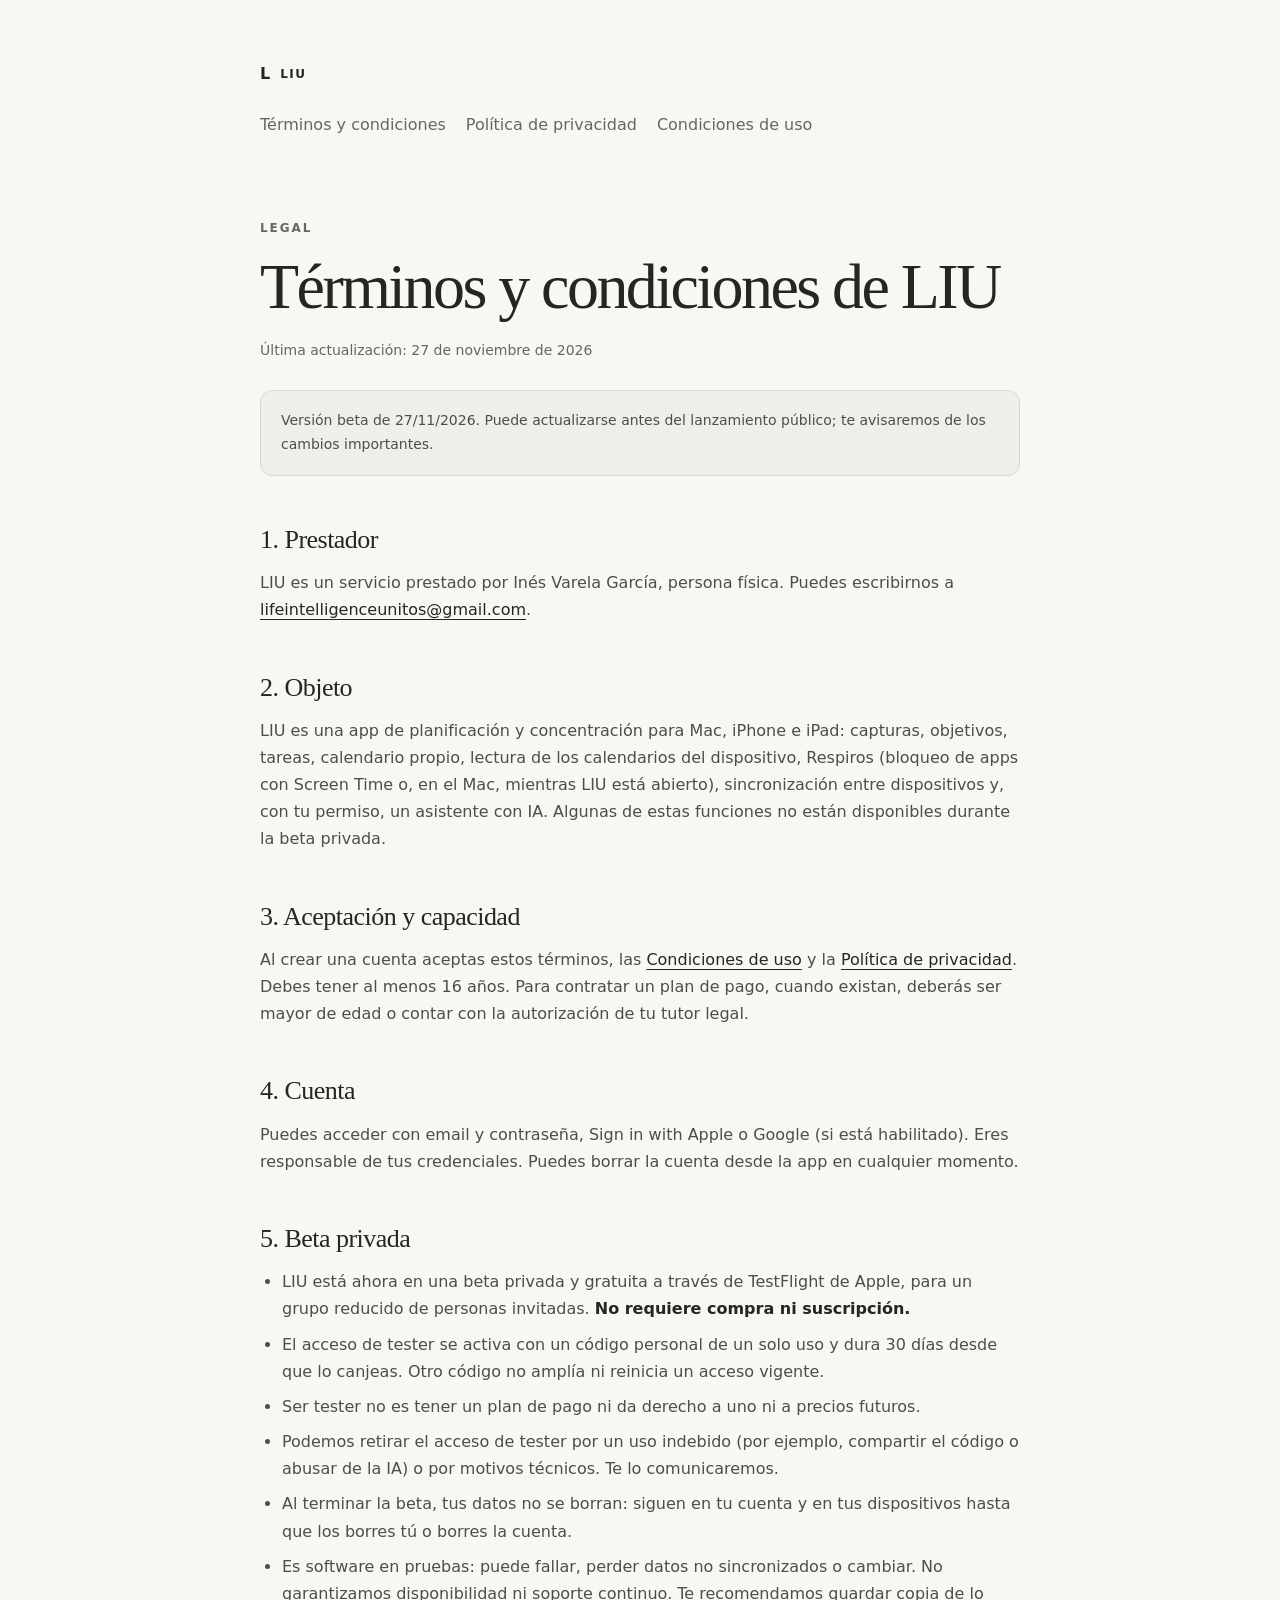
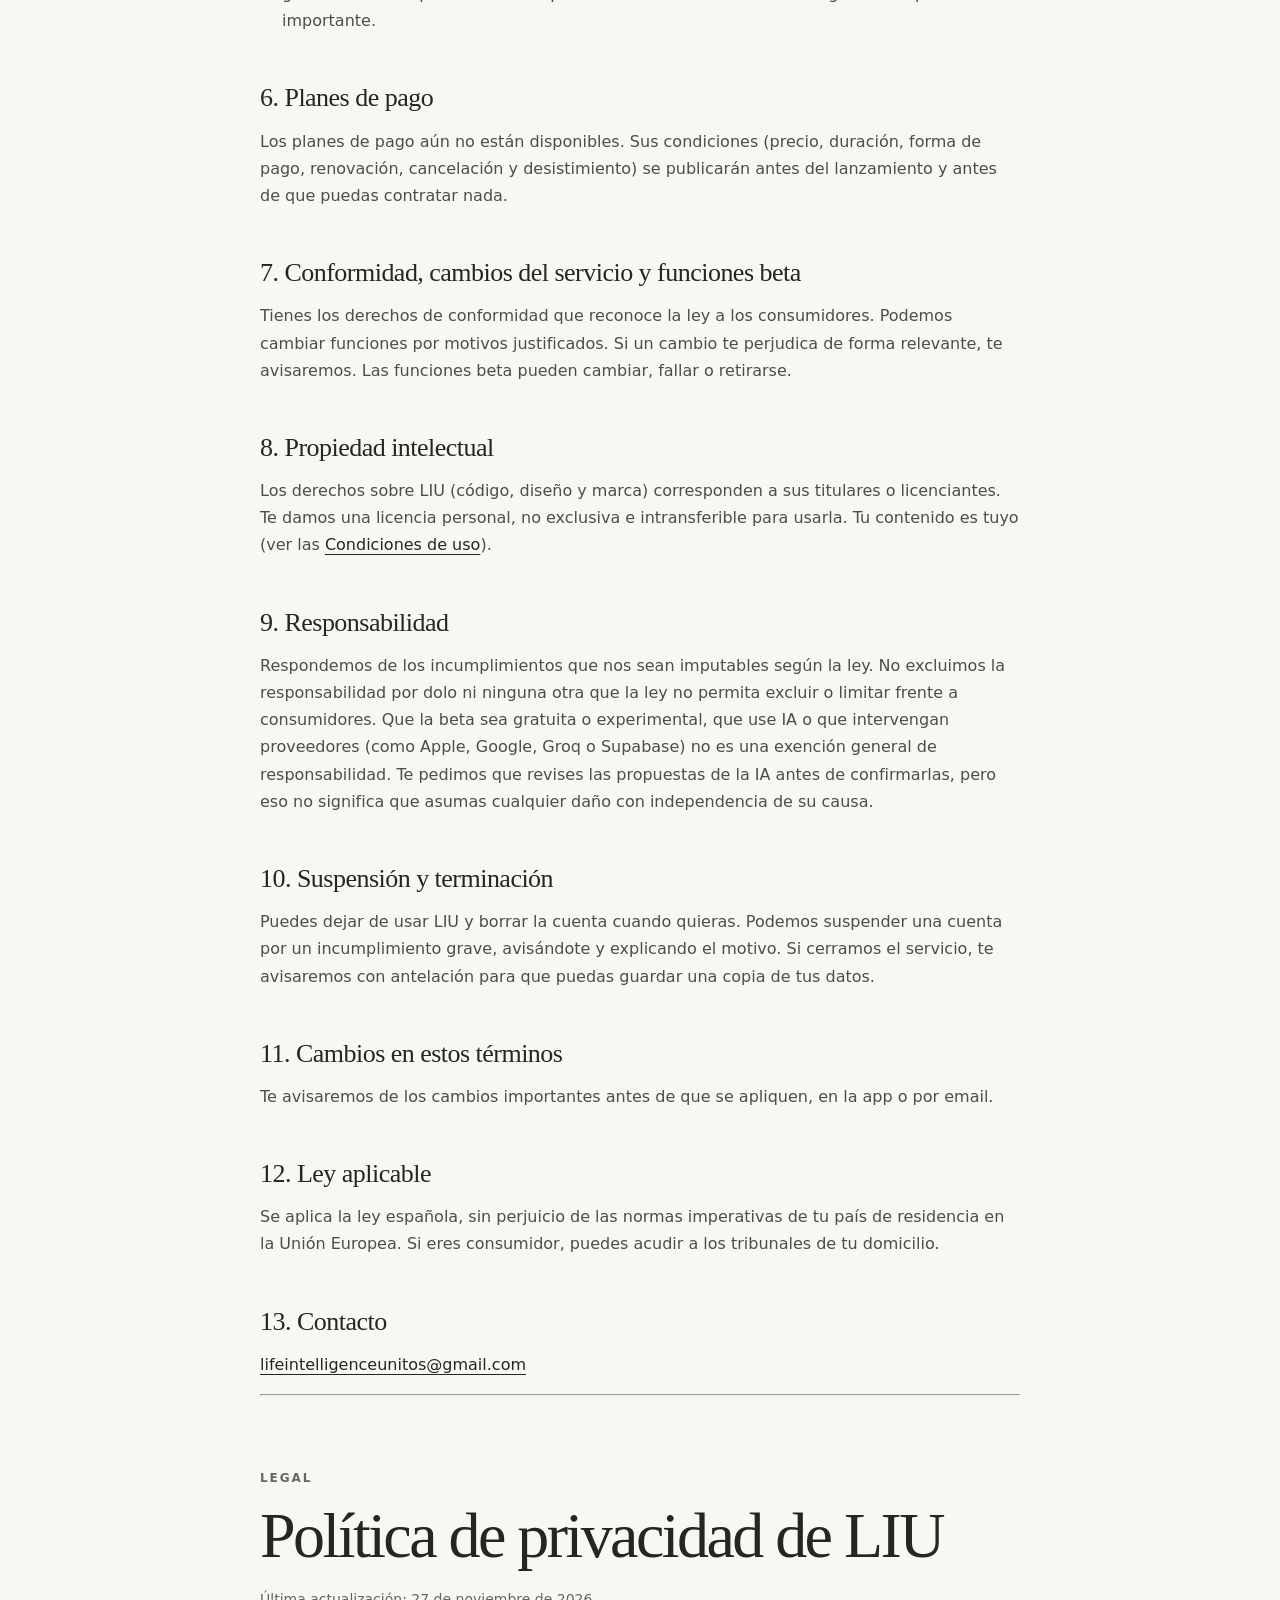
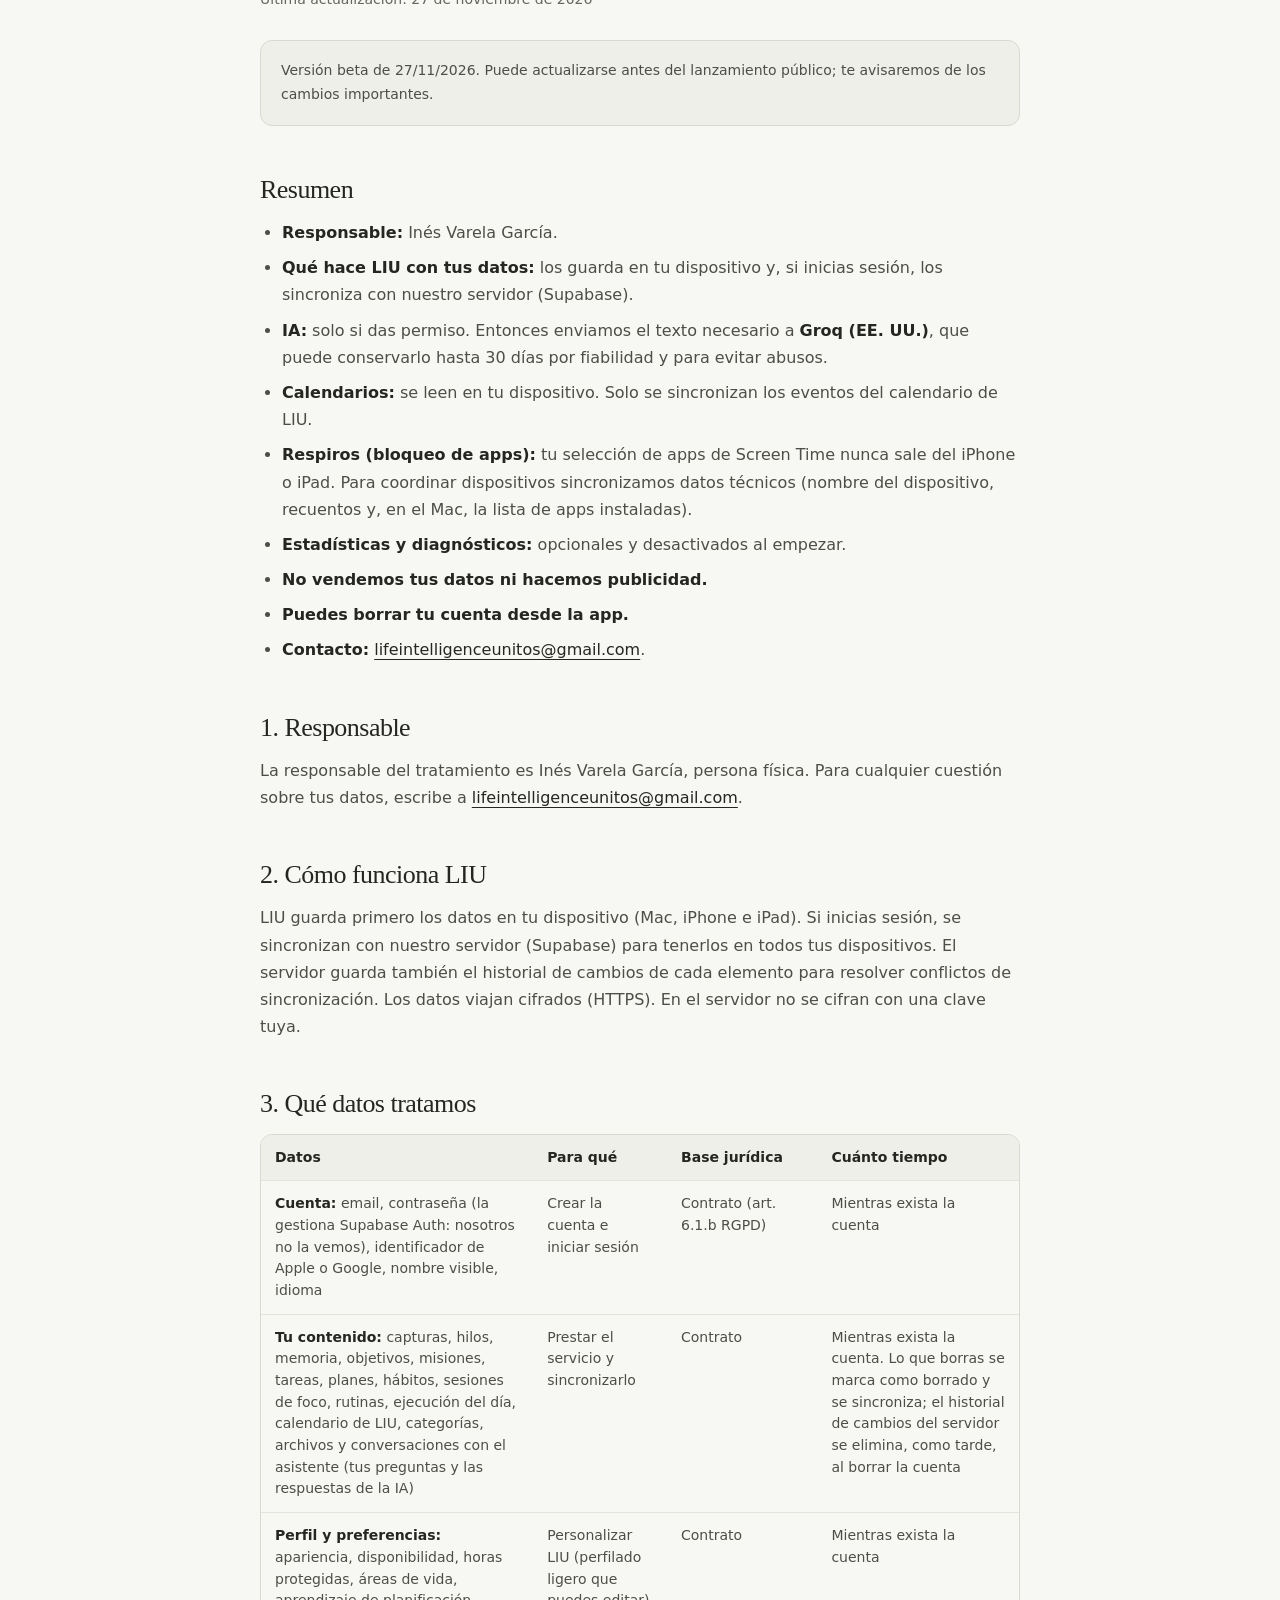
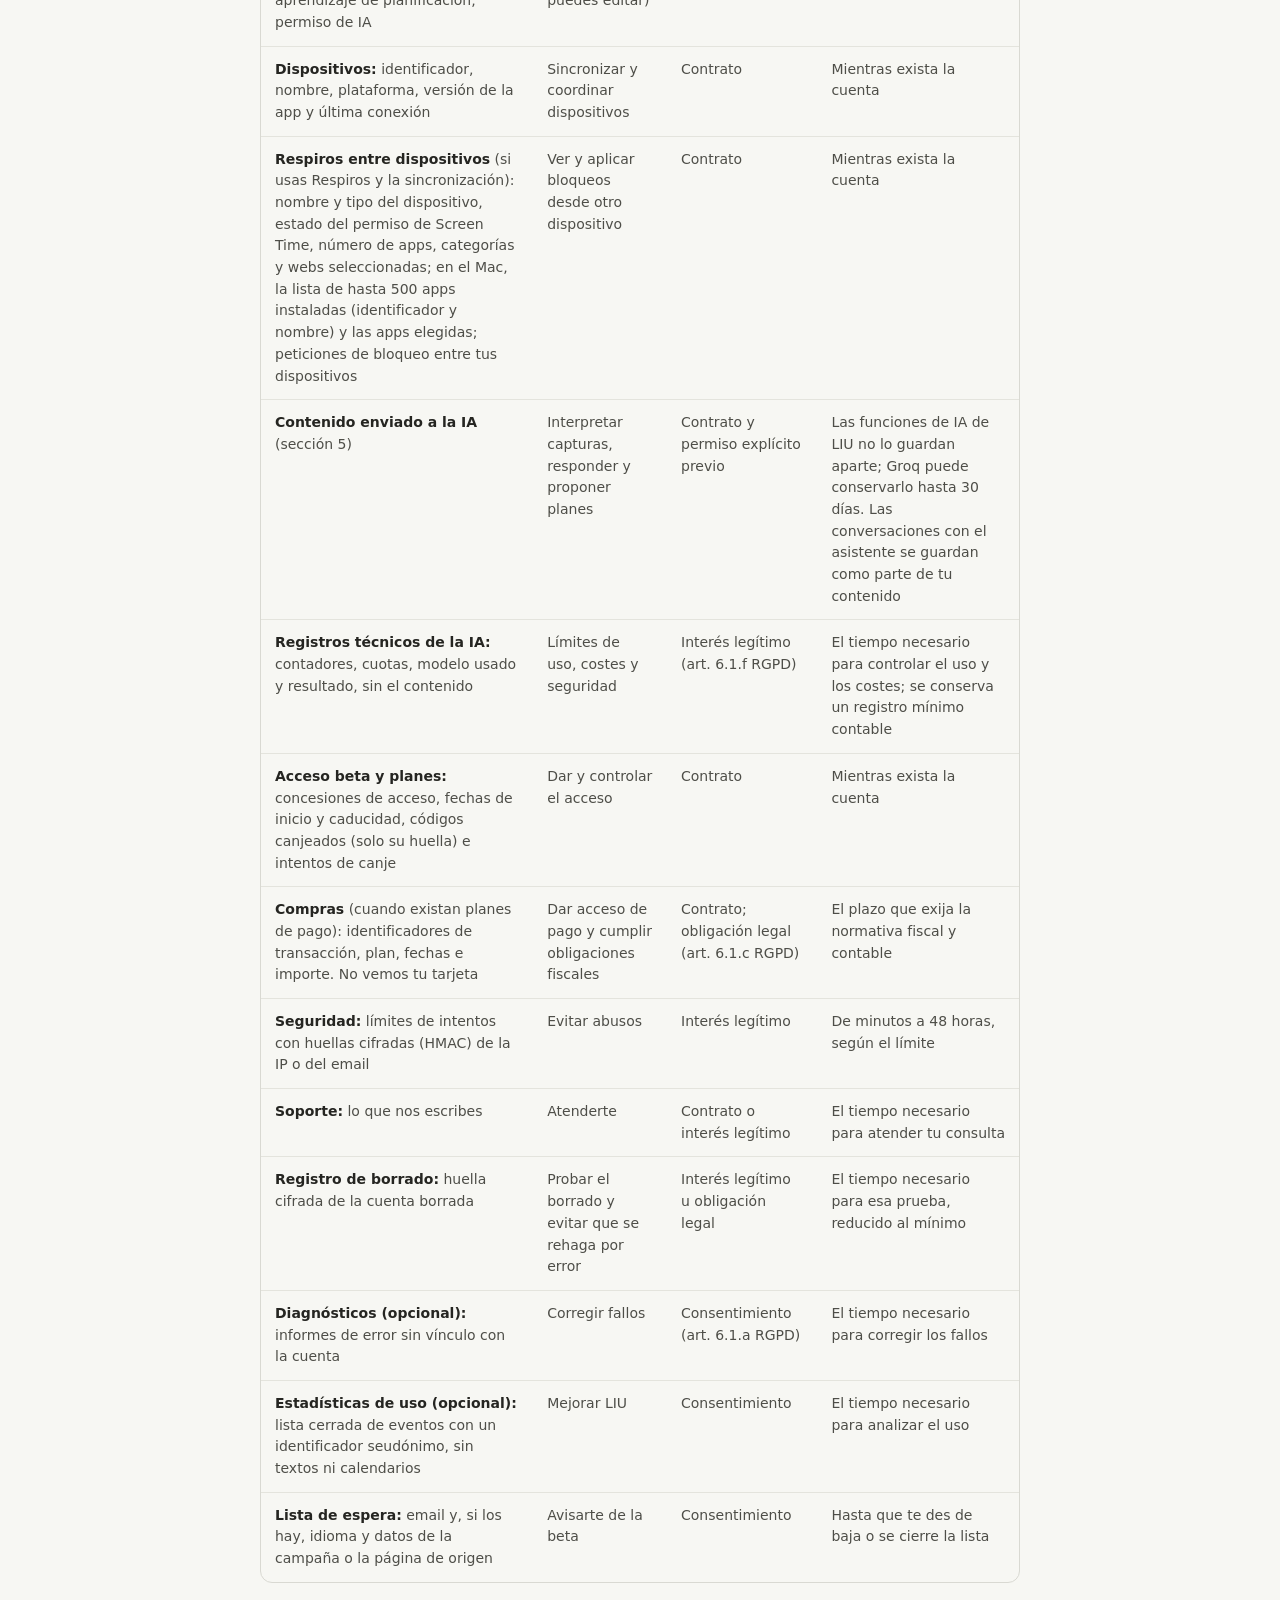
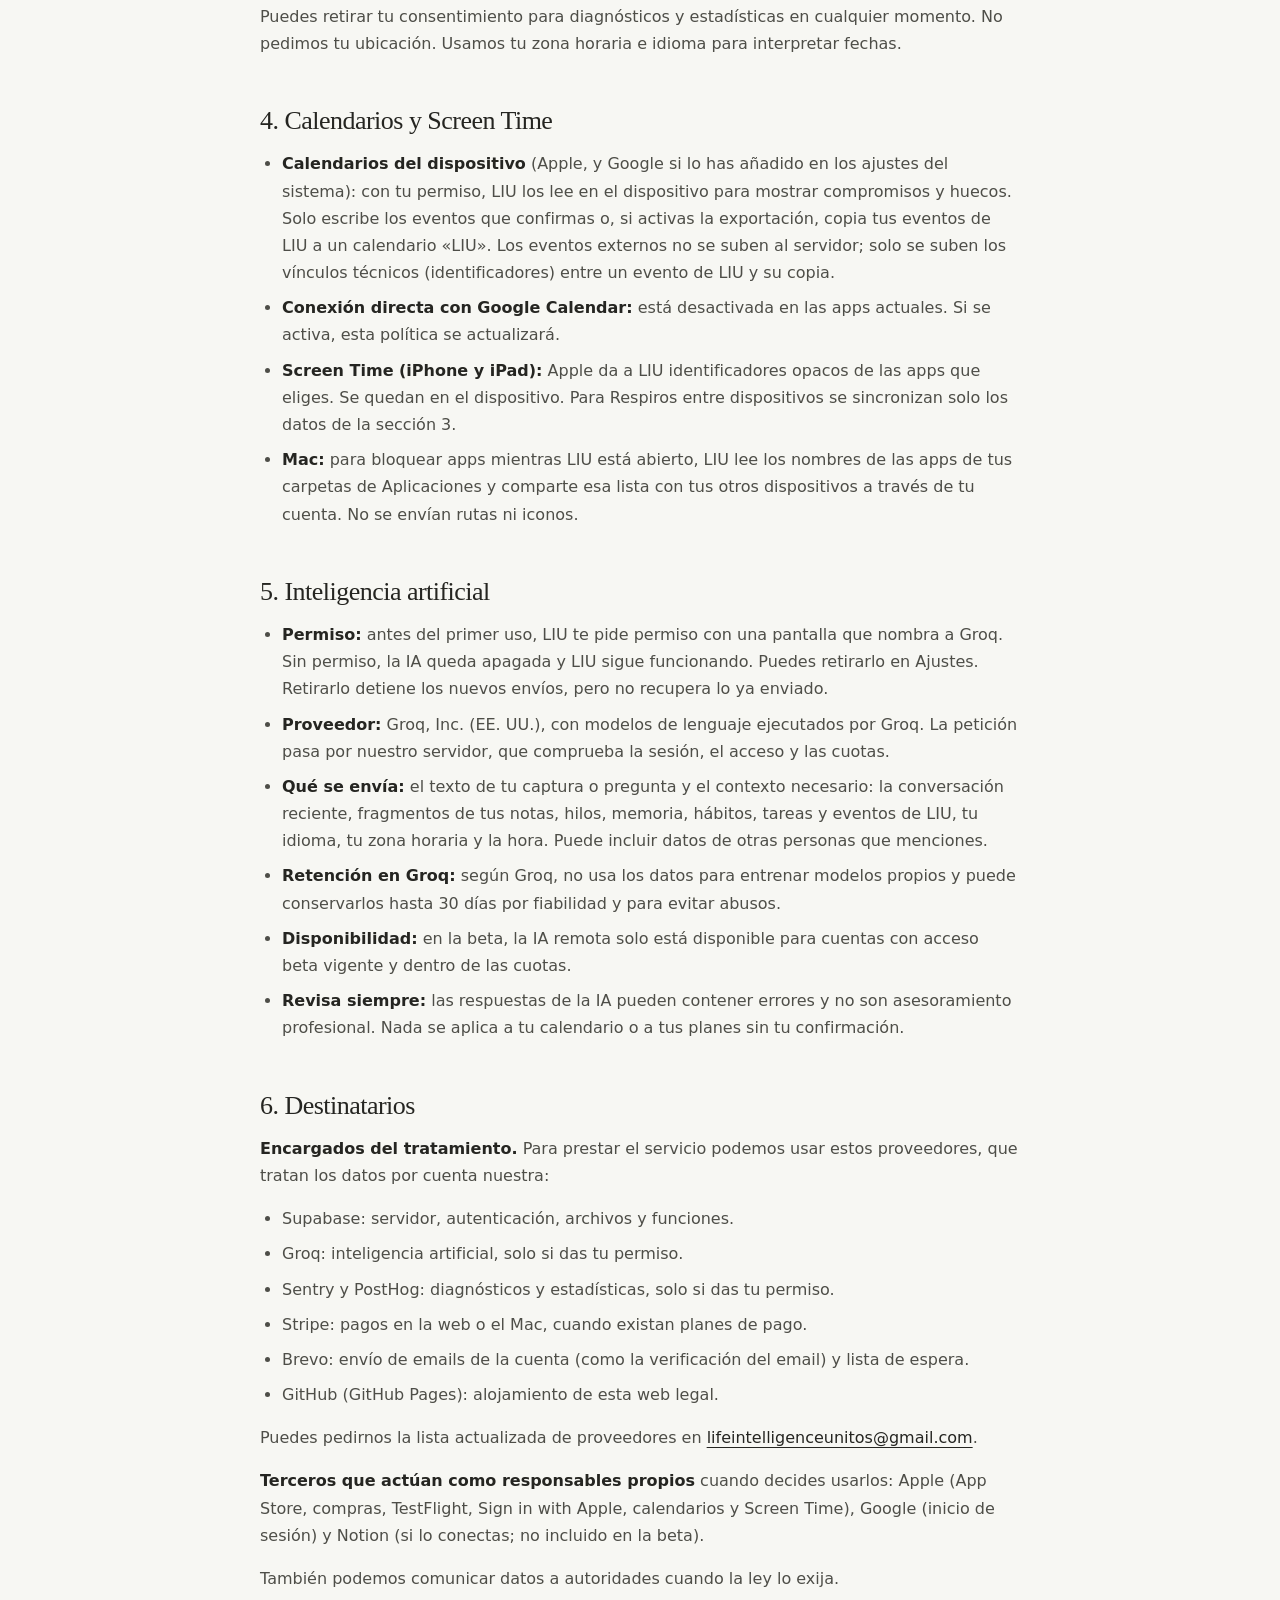
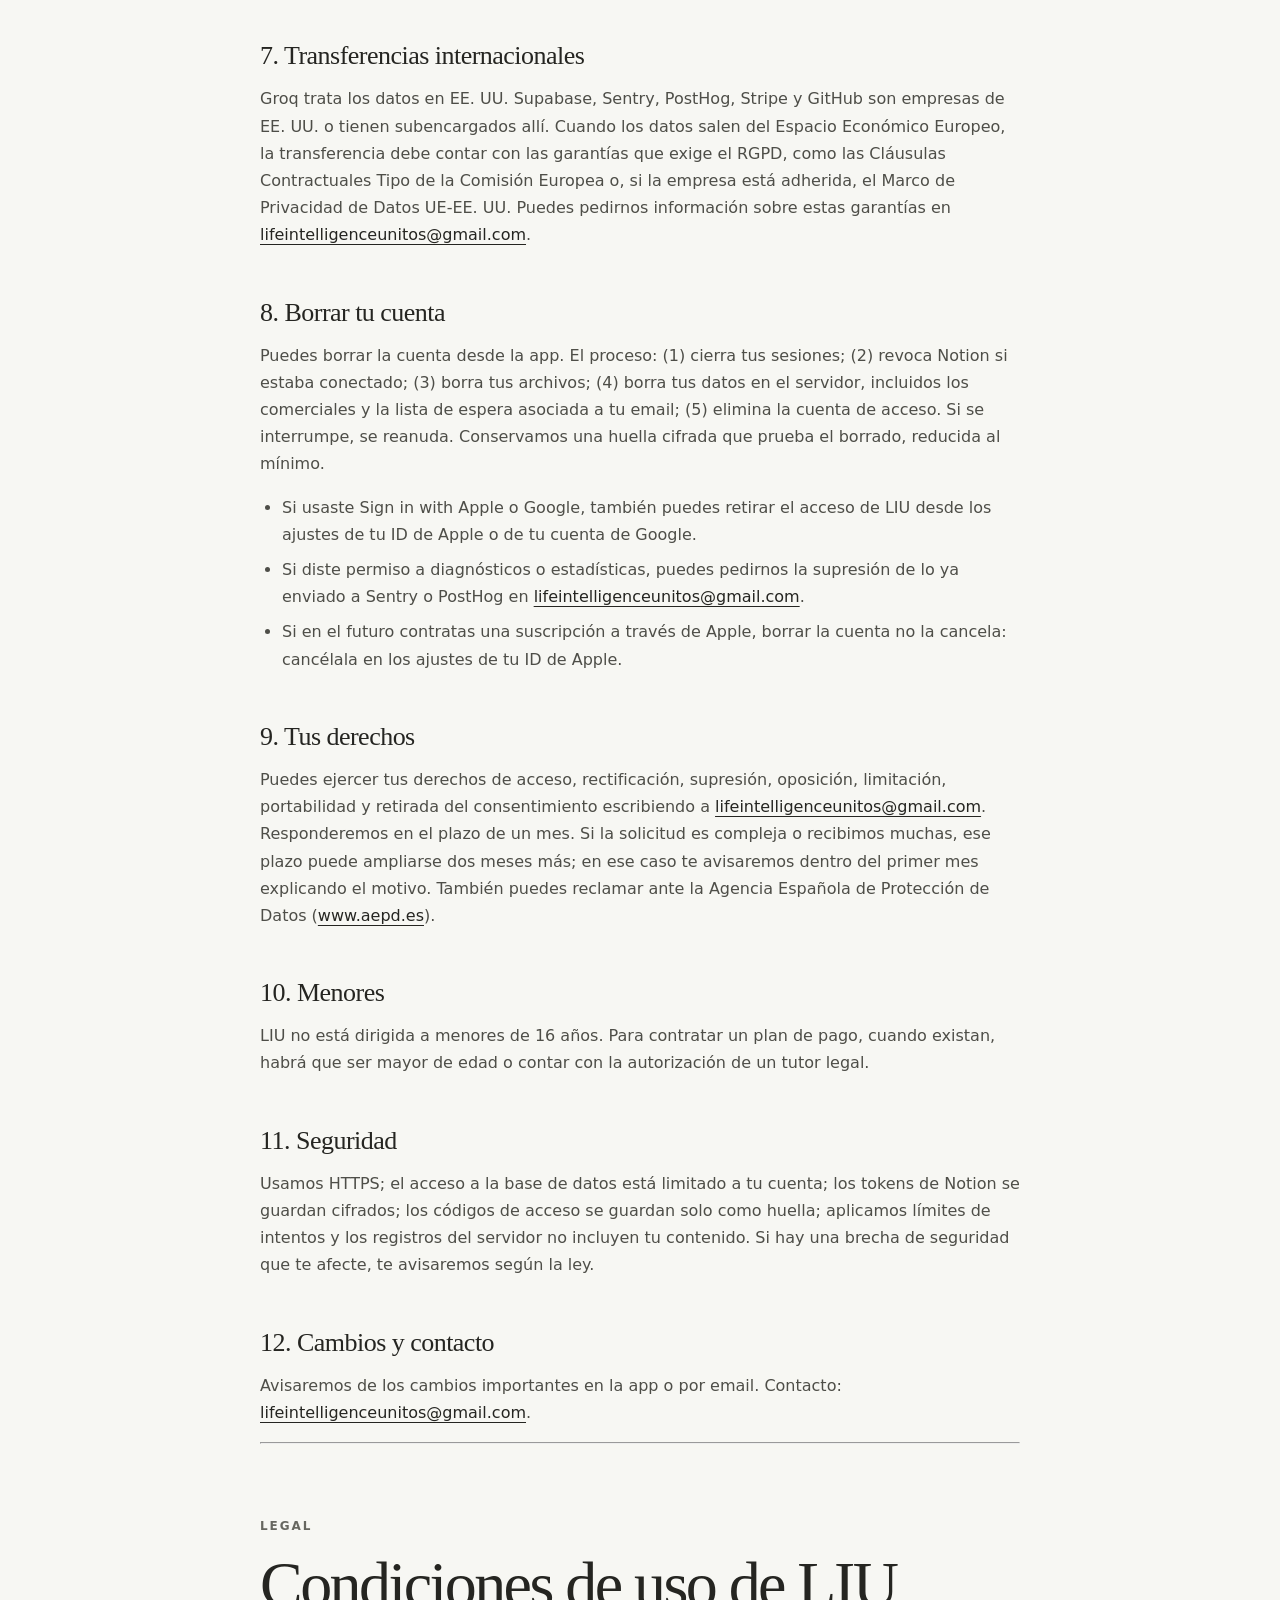
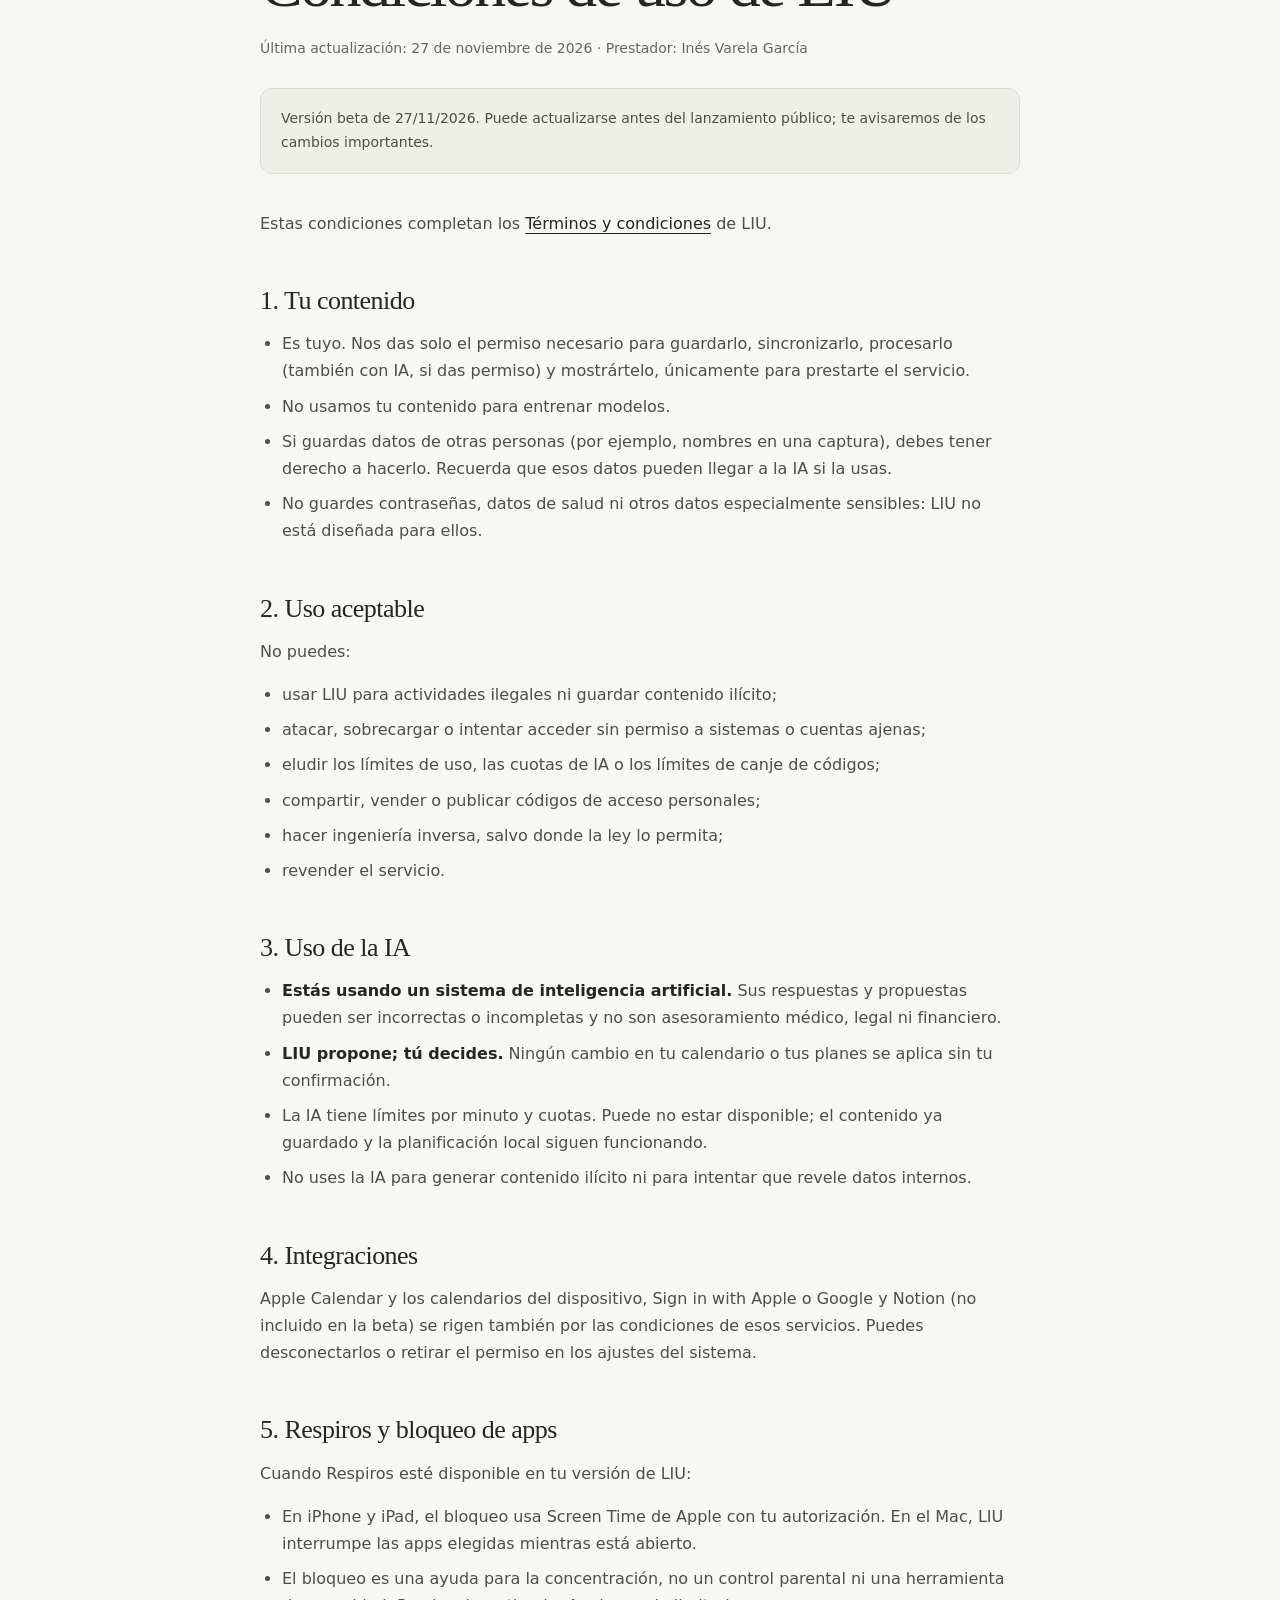
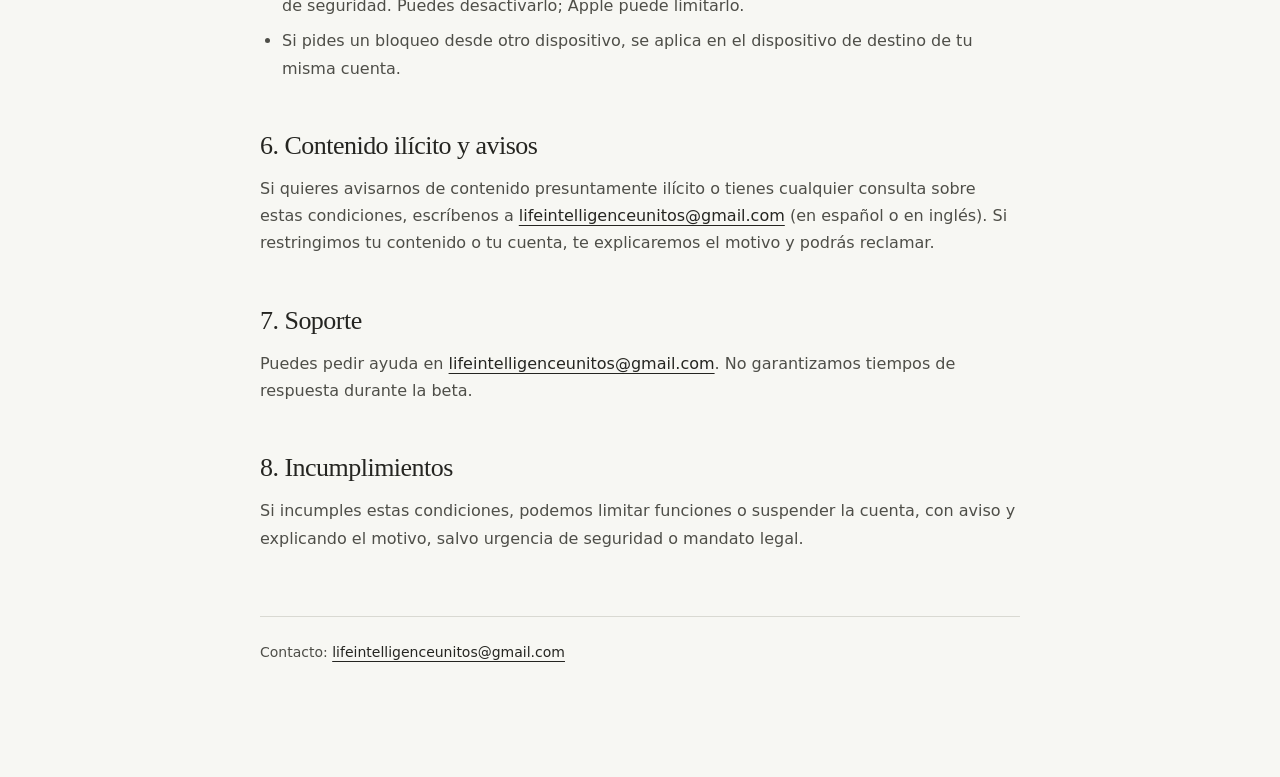
<file: index.html>
<!doctype html>
<html lang="es">
  <head>
    <meta charset="UTF-8" />
    <meta name="viewport" content="width=device-width, initial-scale=1.0" />
    <title>Términos y privacidad — LIU</title>
    <meta
      name="description"
      content="Términos, privacidad y condiciones de uso de LIU durante la beta privada."
    />
    <meta name="robots" content="index, follow" />
    <meta name="theme-color" content="#f7f7f3" />
    <link rel="canonical" href="https://eka743.github.io/" />
    <link rel="icon" href="/favicon.svg" type="image/svg+xml" sizes="any" />
    <link rel="stylesheet" href="/legal/legal.css" />
  </head>
  <body>
    <main>
      <a class="brand" href="/" aria-label="LIU">L <span>LIU</span></a>
      <nav aria-label="Documentos legales"><ul class="legal-nav">
        <li><a href="#terminos">Términos y condiciones</a></li>
        <li><a href="#privacidad">Política de privacidad</a></li>
        <li><a href="#condiciones-de-uso">Condiciones de uso</a></li>
      </ul></nav>
<section id="terminos">

      <p class="eyebrow">Legal</p>
      <h1>Términos y condiciones de LIU</h1>
      <p class="updated">Última actualización: 27 de noviembre de 2026</p>
      <p class="notice">
        Versión beta de 27/11/2026. Puede actualizarse antes del lanzamiento público; te avisaremos
        de los cambios importantes.
      </p>

      <h2>1. Prestador</h2>
      <p>
        LIU es un servicio prestado por Inés Varela García, persona física. Puedes escribirnos a
        <a href="mailto:lifeintelligenceunitos@gmail.com">lifeintelligenceunitos@gmail.com</a>.
      </p>

      <h2>2. Objeto</h2>
      <p>
        LIU es una app de planificación y concentración para Mac, iPhone e iPad: capturas, objetivos,
        tareas, calendario propio, lectura de los calendarios del dispositivo, Respiros (bloqueo de
        apps con Screen Time o, en el Mac, mientras LIU está abierto), sincronización entre
        dispositivos y, con tu permiso, un asistente con IA. Algunas de estas funciones no están
        disponibles durante la beta privada.
      </p>

      <h2>3. Aceptación y capacidad</h2>
      <p>
        Al crear una cuenta aceptas estos términos, las
        <a href="/condiciones-de-uso/">Condiciones de uso</a> y la
        <a href="/privacidad/">Política de privacidad</a>. Debes tener al menos 16 años. Para
        contratar un plan de pago, cuando existan, deberás ser mayor de edad o contar con la
        autorización de tu tutor legal.
      </p>

      <h2>4. Cuenta</h2>
      <p>
        Puedes acceder con email y contraseña, Sign in with Apple o Google (si está habilitado). Eres
        responsable de tus credenciales. Puedes borrar la cuenta desde la app en cualquier momento.
      </p>

      <h2>5. Beta privada</h2>
      <ul>
        <li>
          LIU está ahora en una beta privada y gratuita a través de TestFlight de Apple, para un
          grupo reducido de personas invitadas. <strong>No requiere compra ni suscripción.</strong>
        </li>
        <li>
          El acceso de tester se activa con un código personal de un solo uso y dura 30 días desde
          que lo canjeas. Otro código no amplía ni reinicia un acceso vigente.
        </li>
        <li>Ser tester no es tener un plan de pago ni da derecho a uno ni a precios futuros.</li>
        <li>
          Podemos retirar el acceso de tester por un uso indebido (por ejemplo, compartir el código o
          abusar de la IA) o por motivos técnicos. Te lo comunicaremos.
        </li>
        <li>
          Al terminar la beta, tus datos no se borran: siguen en tu cuenta y en tus dispositivos
          hasta que los borres tú o borres la cuenta.
        </li>
        <li>
          Es software en pruebas: puede fallar, perder datos no sincronizados o cambiar. No
          garantizamos disponibilidad ni soporte continuo. Te recomendamos guardar copia de lo
          importante.
        </li>
      </ul>

      <h2>6. Planes de pago</h2>
      <p>
        Los planes de pago aún no están disponibles. Sus condiciones (precio, duración, forma de
        pago, renovación, cancelación y desistimiento) se publicarán antes del lanzamiento y antes
        de que puedas contratar nada.
      </p>

      <h2>7. Conformidad, cambios del servicio y funciones beta</h2>
      <p>
        Tienes los derechos de conformidad que reconoce la ley a los consumidores. Podemos cambiar
        funciones por motivos justificados. Si un cambio te perjudica de forma relevante, te
        avisaremos. Las funciones beta pueden cambiar, fallar o retirarse.
      </p>

      <h2>8. Propiedad intelectual</h2>
      <p>
        Los derechos sobre LIU (código, diseño y marca) corresponden a sus titulares o licenciantes.
        Te damos una licencia personal, no exclusiva e intransferible para usarla. Tu contenido es tuyo (ver
        las <a href="/condiciones-de-uso/">Condiciones de uso</a>).
      </p>

      <h2>9. Responsabilidad</h2>
      <p>
        Respondemos de los incumplimientos que nos sean imputables según la ley. No excluimos la
        responsabilidad por dolo ni ninguna otra que la ley no permita excluir o limitar frente a
        consumidores. Que la beta sea gratuita o experimental, que use IA o que intervengan
        proveedores (como Apple, Google, Groq o Supabase) no es una exención general de
        responsabilidad. Te pedimos que revises las propuestas de la IA antes de confirmarlas, pero
        eso no significa que asumas cualquier daño con independencia de su causa.
      </p>

      <h2>10. Suspensión y terminación</h2>
      <p>
        Puedes dejar de usar LIU y borrar la cuenta cuando quieras. Podemos suspender una cuenta por
        un incumplimiento grave, avisándote y explicando el motivo. Si cerramos el servicio, te
        avisaremos con antelación para que puedas guardar una copia de tus datos.
      </p>

      <h2>11. Cambios en estos términos</h2>
      <p>
        Te avisaremos de los cambios importantes antes de que se apliquen, en la app o por email.
      </p>

      <h2>12. Ley aplicable</h2>
      <p>
        Se aplica la ley española, sin perjuicio de las normas imperativas de tu país de residencia
        en la Unión Europea. Si eres consumidor, puedes acudir a los tribunales de tu domicilio.
      </p>

      <h2>13. Contacto</h2>
      <p>
        <a href="mailto:lifeintelligenceunitos@gmail.com">lifeintelligenceunitos@gmail.com</a>
      </p>

      </section>
<hr />
<section id="privacidad">

      <p class="eyebrow">Legal</p>
      <h1>Política de privacidad de LIU</h1>
      <p class="updated">Última actualización: 27 de noviembre de 2026</p>
      <p class="notice">
        Versión beta de 27/11/2026. Puede actualizarse antes del lanzamiento público; te avisaremos
        de los cambios importantes.
      </p>

      <h2>Resumen</h2>
      <ul>
        <li><strong>Responsable:</strong> Inés Varela García.</li>
        <li>
          <strong>Qué hace LIU con tus datos:</strong> los guarda en tu dispositivo y, si inicias
          sesión, los sincroniza con nuestro servidor (Supabase).
        </li>
        <li>
          <strong>IA:</strong> solo si das permiso. Entonces enviamos el texto necesario a
          <strong>Groq (EE. UU.)</strong>, que puede conservarlo hasta 30 días por fiabilidad y
          para evitar abusos.
        </li>
        <li>
          <strong>Calendarios:</strong> se leen en tu dispositivo. Solo se sincronizan los eventos
          del calendario de LIU.
        </li>
        <li>
          <strong>Respiros (bloqueo de apps):</strong> tu selección de apps de Screen Time nunca sale
          del iPhone o iPad. Para coordinar dispositivos sincronizamos datos técnicos (nombre del
          dispositivo, recuentos y, en el Mac, la lista de apps instaladas).
        </li>
        <li><strong>Estadísticas y diagnósticos:</strong> opcionales y desactivados al empezar.</li>
        <li><strong>No vendemos tus datos ni hacemos publicidad.</strong></li>
        <li><strong>Puedes borrar tu cuenta desde la app.</strong></li>
        <li>
          <strong>Contacto:</strong>
          <a href="mailto:lifeintelligenceunitos@gmail.com">lifeintelligenceunitos@gmail.com</a>.
        </li>
      </ul>

      <h2>1. Responsable</h2>
      <p>
        La responsable del tratamiento es Inés Varela García, persona física. Para cualquier
        cuestión sobre tus datos, escribe a
        <a href="mailto:lifeintelligenceunitos@gmail.com">lifeintelligenceunitos@gmail.com</a>.
      </p>

      <h2>2. Cómo funciona LIU</h2>
      <p>
        LIU guarda primero los datos en tu dispositivo (Mac, iPhone e iPad). Si inicias sesión, se
        sincronizan con nuestro servidor (Supabase) para tenerlos en todos tus dispositivos. El
        servidor guarda también el historial de cambios de cada elemento para resolver conflictos de
        sincronización. Los datos viajan cifrados (HTTPS). En el servidor no se cifran con una clave
        tuya.
      </p>

      <h2>3. Qué datos tratamos</h2>
      <div class="table-wrap">
        <table>
          <thead>
            <tr>
              <th scope="col">Datos</th>
              <th scope="col">Para qué</th>
              <th scope="col">Base jurídica</th>
              <th scope="col">Cuánto tiempo</th>
            </tr>
          </thead>
          <tbody>
            <tr>
              <td>
                <strong>Cuenta:</strong> email, contraseña (la gestiona Supabase Auth: nosotros no la
                vemos), identificador de Apple o Google, nombre visible, idioma
              </td>
              <td>Crear la cuenta e iniciar sesión</td>
              <td>Contrato (art. 6.1.b RGPD)</td>
              <td>Mientras exista la cuenta</td>
            </tr>
            <tr>
              <td>
                <strong>Tu contenido:</strong> capturas, hilos, memoria, objetivos, misiones, tareas,
                planes, hábitos, sesiones de foco, rutinas, ejecución del día, calendario de LIU,
                categorías, archivos y conversaciones con el asistente (tus preguntas y las
                respuestas de la IA)
              </td>
              <td>Prestar el servicio y sincronizarlo</td>
              <td>Contrato</td>
              <td>
                Mientras exista la cuenta. Lo que borras se marca como borrado y se sincroniza; el
                historial de cambios del servidor se elimina, como tarde, al borrar la cuenta
              </td>
            </tr>
            <tr>
              <td>
                <strong>Perfil y preferencias:</strong> apariencia, disponibilidad, horas protegidas,
                áreas de vida, aprendizaje de planificación, permiso de IA
              </td>
              <td>Personalizar LIU (perfilado ligero que puedes editar)</td>
              <td>Contrato</td>
              <td>Mientras exista la cuenta</td>
            </tr>
            <tr>
              <td>
                <strong>Dispositivos:</strong> identificador, nombre, plataforma, versión de la app y
                última conexión
              </td>
              <td>Sincronizar y coordinar dispositivos</td>
              <td>Contrato</td>
              <td>Mientras exista la cuenta</td>
            </tr>
            <tr>
              <td>
                <strong>Respiros entre dispositivos</strong> (si usas Respiros y la sincronización):
                nombre y tipo del dispositivo, estado del permiso de Screen Time, número de apps,
                categorías y webs seleccionadas; en el Mac, la lista de hasta 500 apps instaladas
                (identificador y nombre) y las apps elegidas; peticiones de bloqueo entre tus
                dispositivos
              </td>
              <td>Ver y aplicar bloqueos desde otro dispositivo</td>
              <td>Contrato</td>
              <td>Mientras exista la cuenta</td>
            </tr>
            <tr>
              <td><strong>Contenido enviado a la IA</strong> (sección 5)</td>
              <td>Interpretar capturas, responder y proponer planes</td>
              <td>Contrato y permiso explícito previo</td>
              <td>
                Las funciones de IA de LIU no lo guardan aparte; Groq puede conservarlo hasta 30
                días. Las conversaciones con el asistente se guardan como parte de tu contenido
              </td>
            </tr>
            <tr>
              <td>
                <strong>Registros técnicos de la IA:</strong> contadores, cuotas, modelo usado y
                resultado, sin el contenido
              </td>
              <td>Límites de uso, costes y seguridad</td>
              <td>Interés legítimo (art. 6.1.f RGPD)</td>
              <td>
                El tiempo necesario para controlar el uso y los costes; se conserva un registro
                mínimo contable
              </td>
            </tr>
            <tr>
              <td>
                <strong>Acceso beta y planes:</strong> concesiones de acceso, fechas de inicio y
                caducidad, códigos canjeados (solo su huella) e intentos de canje
              </td>
              <td>Dar y controlar el acceso</td>
              <td>Contrato</td>
              <td>Mientras exista la cuenta</td>
            </tr>
            <tr>
              <td>
                <strong>Compras</strong> (cuando existan planes de pago): identificadores de
                transacción, plan, fechas e importe. No vemos tu tarjeta
              </td>
              <td>Dar acceso de pago y cumplir obligaciones fiscales</td>
              <td>Contrato; obligación legal (art. 6.1.c RGPD)</td>
              <td>El plazo que exija la normativa fiscal y contable</td>
            </tr>
            <tr>
              <td>
                <strong>Seguridad:</strong> límites de intentos con huellas cifradas (HMAC) de la IP
                o del email
              </td>
              <td>Evitar abusos</td>
              <td>Interés legítimo</td>
              <td>De minutos a 48 horas, según el límite</td>
            </tr>
            <tr>
              <td><strong>Soporte:</strong> lo que nos escribes</td>
              <td>Atenderte</td>
              <td>Contrato o interés legítimo</td>
              <td>El tiempo necesario para atender tu consulta</td>
            </tr>
            <tr>
              <td><strong>Registro de borrado:</strong> huella cifrada de la cuenta borrada</td>
              <td>Probar el borrado y evitar que se rehaga por error</td>
              <td>Interés legítimo u obligación legal</td>
              <td>El tiempo necesario para esa prueba, reducido al mínimo</td>
            </tr>
            <tr>
              <td>
                <strong>Diagnósticos (opcional):</strong> informes de error sin vínculo con la cuenta
              </td>
              <td>Corregir fallos</td>
              <td>Consentimiento (art. 6.1.a RGPD)</td>
              <td>El tiempo necesario para corregir los fallos</td>
            </tr>
            <tr>
              <td>
                <strong>Estadísticas de uso (opcional):</strong> lista cerrada de eventos con un
                identificador seudónimo, sin textos ni calendarios
              </td>
              <td>Mejorar LIU</td>
              <td>Consentimiento</td>
              <td>El tiempo necesario para analizar el uso</td>
            </tr>
            <tr>
              <td>
                <strong>Lista de espera:</strong> email y, si los hay, idioma y datos de la campaña o
                la página de origen
              </td>
              <td>Avisarte de la beta</td>
              <td>Consentimiento</td>
              <td>Hasta que te des de baja o se cierre la lista</td>
            </tr>
          </tbody>
        </table>
      </div>
      <p>
        Puedes retirar tu consentimiento para diagnósticos y estadísticas en cualquier momento. No
        pedimos tu ubicación. Usamos tu zona horaria e idioma para interpretar fechas.
      </p>

      <h2>4. Calendarios y Screen Time</h2>
      <ul>
        <li>
          <strong>Calendarios del dispositivo</strong> (Apple, y Google si lo has añadido en los
          ajustes del sistema): con tu permiso, LIU los lee en el dispositivo para mostrar
          compromisos y huecos. Solo escribe los eventos que confirmas o, si activas la exportación,
          copia tus eventos de LIU a un calendario «LIU». Los eventos externos no se suben al
          servidor; solo se suben los vínculos técnicos (identificadores) entre un evento de LIU y su
          copia.
        </li>
        <li>
          <strong>Conexión directa con Google Calendar:</strong> está desactivada en las apps
          actuales. Si se activa, esta política se actualizará.
        </li>
        <li>
          <strong>Screen Time (iPhone y iPad):</strong> Apple da a LIU identificadores opacos de las
          apps que eliges. Se quedan en el dispositivo. Para Respiros entre dispositivos se
          sincronizan solo los datos de la sección 3.
        </li>
        <li>
          <strong>Mac:</strong> para bloquear apps mientras LIU está abierto, LIU lee los nombres de
          las apps de tus carpetas de Aplicaciones y comparte esa lista con tus otros dispositivos a
          través de tu cuenta. No se envían rutas ni iconos.
        </li>
      </ul>

      <h2>5. Inteligencia artificial</h2>
      <ul>
        <li>
          <strong>Permiso:</strong> antes del primer uso, LIU te pide permiso con una pantalla que
          nombra a Groq. Sin permiso, la IA queda apagada y LIU sigue funcionando. Puedes retirarlo
          en Ajustes. Retirarlo detiene los nuevos envíos, pero no recupera lo ya enviado.
        </li>
        <li>
          <strong>Proveedor:</strong> Groq, Inc. (EE. UU.), con modelos de lenguaje ejecutados por
          Groq. La petición pasa por nuestro servidor, que comprueba la sesión, el acceso y las
          cuotas.
        </li>
        <li>
          <strong>Qué se envía:</strong> el texto de tu captura o pregunta y el contexto necesario:
          la conversación reciente, fragmentos de tus notas, hilos, memoria, hábitos, tareas y
          eventos de LIU, tu idioma, tu zona horaria y la hora. Puede incluir datos de otras personas
          que menciones.
        </li>
        <li>
          <strong>Retención en Groq:</strong> según Groq, no usa los datos para entrenar modelos
          propios y puede conservarlos hasta 30 días por fiabilidad y para evitar abusos.
        </li>
        <li>
          <strong>Disponibilidad:</strong> en la beta, la IA remota solo está disponible para cuentas
          con acceso beta vigente y dentro de las cuotas.
        </li>
        <li>
          <strong>Revisa siempre:</strong> las respuestas de la IA pueden contener errores y no son
          asesoramiento profesional. Nada se aplica a tu calendario o a tus planes sin tu
          confirmación.
        </li>
      </ul>

      <h2>6. Destinatarios</h2>
      <p>
        <strong>Encargados del tratamiento.</strong> Para prestar el servicio podemos usar estos
        proveedores, que tratan los datos por cuenta nuestra:
      </p>
      <ul>
        <li>Supabase: servidor, autenticación, archivos y funciones.</li>
        <li>Groq: inteligencia artificial, solo si das tu permiso.</li>
        <li>Sentry y PostHog: diagnósticos y estadísticas, solo si das tu permiso.</li>
        <li>Stripe: pagos en la web o el Mac, cuando existan planes de pago.</li>
        <li>Brevo: envío de emails de la cuenta (como la verificación del email) y lista de espera.</li>
        <li>GitHub (GitHub Pages): alojamiento de esta web legal.</li>
      </ul>
      <p>
        Puedes pedirnos la lista actualizada de proveedores en
        <a href="mailto:lifeintelligenceunitos@gmail.com">lifeintelligenceunitos@gmail.com</a>.
      </p>
      <p>
        <strong>Terceros que actúan como responsables propios</strong> cuando decides usarlos: Apple
        (App Store, compras, TestFlight, Sign in with Apple, calendarios y Screen Time), Google
        (inicio de sesión) y Notion (si lo conectas; no incluido en la beta).
      </p>
      <p>También podemos comunicar datos a autoridades cuando la ley lo exija.</p>

      <h2>7. Transferencias internacionales</h2>
      <p>
        Groq trata los datos en EE. UU. Supabase, Sentry, PostHog, Stripe y GitHub son empresas de
        EE. UU. o tienen subencargados allí. Cuando los datos salen del Espacio Económico Europeo,
        la transferencia debe contar con las garantías que exige el RGPD, como las Cláusulas
        Contractuales Tipo de la Comisión Europea o, si la empresa está adherida, el Marco de
        Privacidad de Datos UE-EE. UU. Puedes pedirnos información sobre estas garantías en
        <a href="mailto:lifeintelligenceunitos@gmail.com">lifeintelligenceunitos@gmail.com</a>.
      </p>

      <h2>8. Borrar tu cuenta</h2>
      <p>
        Puedes borrar la cuenta desde la app. El proceso: (1) cierra tus sesiones; (2) revoca Notion
        si estaba conectado; (3) borra tus archivos; (4) borra tus datos en el servidor, incluidos
        los comerciales y la lista de espera asociada a tu email; (5) elimina la cuenta de acceso. Si
        se interrumpe, se reanuda. Conservamos una huella cifrada que prueba el borrado, reducida al
        mínimo.
      </p>
      <ul>
        <li>
          Si usaste Sign in with Apple o Google, también puedes retirar el acceso de LIU desde los
          ajustes de tu ID de Apple o de tu cuenta de Google.
        </li>
        <li>
          Si diste permiso a diagnósticos o estadísticas, puedes pedirnos la supresión de lo ya
          enviado a Sentry o PostHog en
          <a href="mailto:lifeintelligenceunitos@gmail.com">lifeintelligenceunitos@gmail.com</a>.
        </li>
        <li>
          Si en el futuro contratas una suscripción a través de Apple, borrar la cuenta no la
          cancela: cancélala en los ajustes de tu ID de Apple.
        </li>
      </ul>

      <h2>9. Tus derechos</h2>
      <p>
        Puedes ejercer tus derechos de acceso, rectificación, supresión, oposición, limitación,
        portabilidad y retirada del consentimiento escribiendo a
        <a href="mailto:lifeintelligenceunitos@gmail.com">lifeintelligenceunitos@gmail.com</a>.
        Responderemos en el plazo de un mes. Si la solicitud es compleja o recibimos muchas, ese
        plazo puede ampliarse dos meses más; en ese caso te avisaremos dentro del primer mes
        explicando el motivo. También puedes reclamar ante la Agencia Española de
        Protección de Datos (<a href="https://www.aepd.es">www.aepd.es</a>).
      </p>

      <h2>10. Menores</h2>
      <p>
        LIU no está dirigida a menores de 16 años. Para contratar un plan de pago, cuando existan,
        habrá que ser mayor de edad o contar con la autorización de un tutor legal.
      </p>

      <h2>11. Seguridad</h2>
      <p>
        Usamos HTTPS; el acceso a la base de datos está limitado a tu cuenta; los tokens de Notion se
        guardan cifrados; los códigos de acceso se guardan solo como huella; aplicamos límites de
        intentos y los registros del servidor no incluyen tu contenido. Si hay una brecha de
        seguridad que te afecte, te avisaremos según la ley.
      </p>

      <h2>12. Cambios y contacto</h2>
      <p>
        Avisaremos de los cambios importantes en la app o por email. Contacto:
        <a href="mailto:lifeintelligenceunitos@gmail.com">lifeintelligenceunitos@gmail.com</a>.
      </p>

      </section>
<hr />
<section id="condiciones-de-uso">

      <p class="eyebrow">Legal</p>
      <h1>Condiciones de uso de LIU</h1>
      <p class="updated">
        Última actualización: 27 de noviembre de 2026 · Prestador: Inés Varela García
      </p>
      <p class="notice">
        Versión beta de 27/11/2026. Puede actualizarse antes del lanzamiento público; te avisaremos
        de los cambios importantes.
      </p>
      <p>
        Estas condiciones completan los <a href="/terminos/">Términos y condiciones</a> de LIU.
      </p>

      <h2>1. Tu contenido</h2>
      <ul>
        <li>
          Es tuyo. Nos das solo el permiso necesario para guardarlo, sincronizarlo, procesarlo
          (también con IA, si das permiso) y mostrártelo, únicamente para prestarte el servicio.
        </li>
        <li>No usamos tu contenido para entrenar modelos.</li>
        <li>
          Si guardas datos de otras personas (por ejemplo, nombres en una captura), debes tener
          derecho a hacerlo. Recuerda que esos datos pueden llegar a la IA si la usas.
        </li>
        <li>
          No guardes contraseñas, datos de salud ni otros datos especialmente sensibles: LIU no está
          diseñada para ellos.
        </li>
      </ul>

      <h2>2. Uso aceptable</h2>
      <p>No puedes:</p>
      <ul>
        <li>usar LIU para actividades ilegales ni guardar contenido ilícito;</li>
        <li>
          atacar, sobrecargar o intentar acceder sin permiso a sistemas o cuentas ajenas;
        </li>
        <li>
          eludir los límites de uso, las cuotas de IA o los límites de canje de códigos;
        </li>
        <li>compartir, vender o publicar códigos de acceso personales;</li>
        <li>hacer ingeniería inversa, salvo donde la ley lo permita;</li>
        <li>revender el servicio.</li>
      </ul>

      <h2>3. Uso de la IA</h2>
      <ul>
        <li>
          <strong>Estás usando un sistema de inteligencia artificial.</strong> Sus respuestas y
          propuestas pueden ser incorrectas o incompletas y no son asesoramiento médico, legal ni
          financiero.
        </li>
        <li>
          <strong>LIU propone; tú decides.</strong> Ningún cambio en tu calendario o tus planes se
          aplica sin tu confirmación.
        </li>
        <li>
          La IA tiene límites por minuto y cuotas. Puede no estar disponible; el contenido ya
          guardado y la planificación local siguen funcionando.
        </li>
        <li>
          No uses la IA para generar contenido ilícito ni para intentar que revele datos internos.
        </li>
      </ul>

      <h2>4. Integraciones</h2>
      <p>
        Apple Calendar y los calendarios del dispositivo, Sign in with Apple o Google y Notion (no
        incluido en la beta) se rigen también por las condiciones de esos servicios. Puedes
        desconectarlos o retirar el permiso en los ajustes del sistema.
      </p>

      <h2>5. Respiros y bloqueo de apps</h2>
      <p>Cuando Respiros esté disponible en tu versión de LIU:</p>
      <ul>
        <li>
          En iPhone y iPad, el bloqueo usa Screen Time de Apple con tu autorización. En el Mac, LIU
          interrumpe las apps elegidas mientras está abierto.
        </li>
        <li>
          El bloqueo es una ayuda para la concentración, no un control parental ni una herramienta
          de seguridad. Puedes desactivarlo; Apple puede limitarlo.
        </li>
        <li>
          Si pides un bloqueo desde otro dispositivo, se aplica en el dispositivo de destino de tu
          misma cuenta.
        </li>
      </ul>

      <h2>6. Contenido ilícito y avisos</h2>
      <p>
        Si quieres avisarnos de contenido presuntamente ilícito o tienes cualquier consulta sobre
        estas condiciones, escríbenos a
        <a href="mailto:lifeintelligenceunitos@gmail.com">lifeintelligenceunitos@gmail.com</a>
        (en español o en inglés). Si restringimos tu contenido o tu cuenta, te explicaremos el
        motivo y podrás reclamar.
      </p>

      <h2>7. Soporte</h2>
      <p>
        Puedes pedir ayuda en
        <a href="mailto:lifeintelligenceunitos@gmail.com">lifeintelligenceunitos@gmail.com</a>. No
        garantizamos tiempos de respuesta durante la beta.
      </p>

      <h2>8. Incumplimientos</h2>
      <p>
        Si incumples estas condiciones, podemos limitar funciones o suspender la cuenta, con aviso y
        explicando el motivo, salvo urgencia de seguridad o mandato legal.
      </p>

      </section>
      <footer class="legal-footer"><p>Contacto: <a href="mailto:lifeintelligenceunitos@gmail.com">lifeintelligenceunitos@gmail.com</a></p></footer>
    </main>
  </body>
</html>
</file>
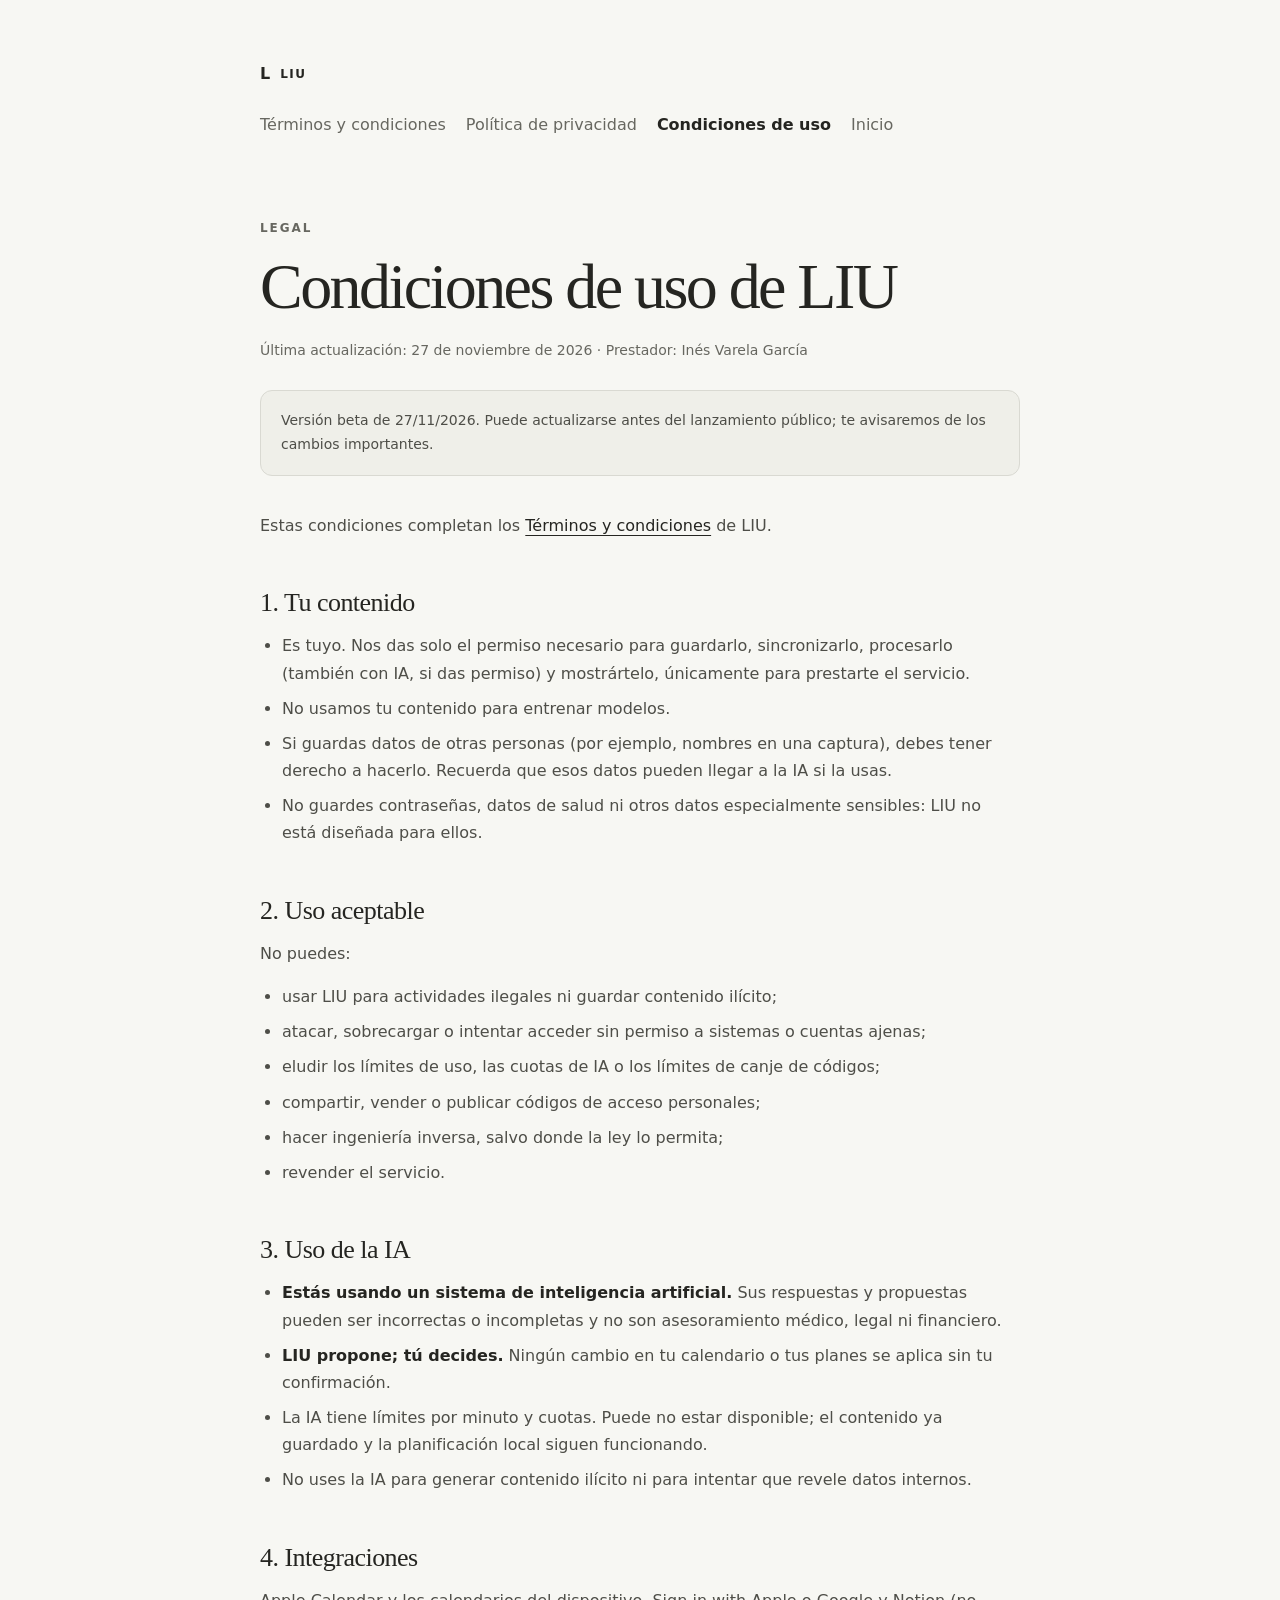
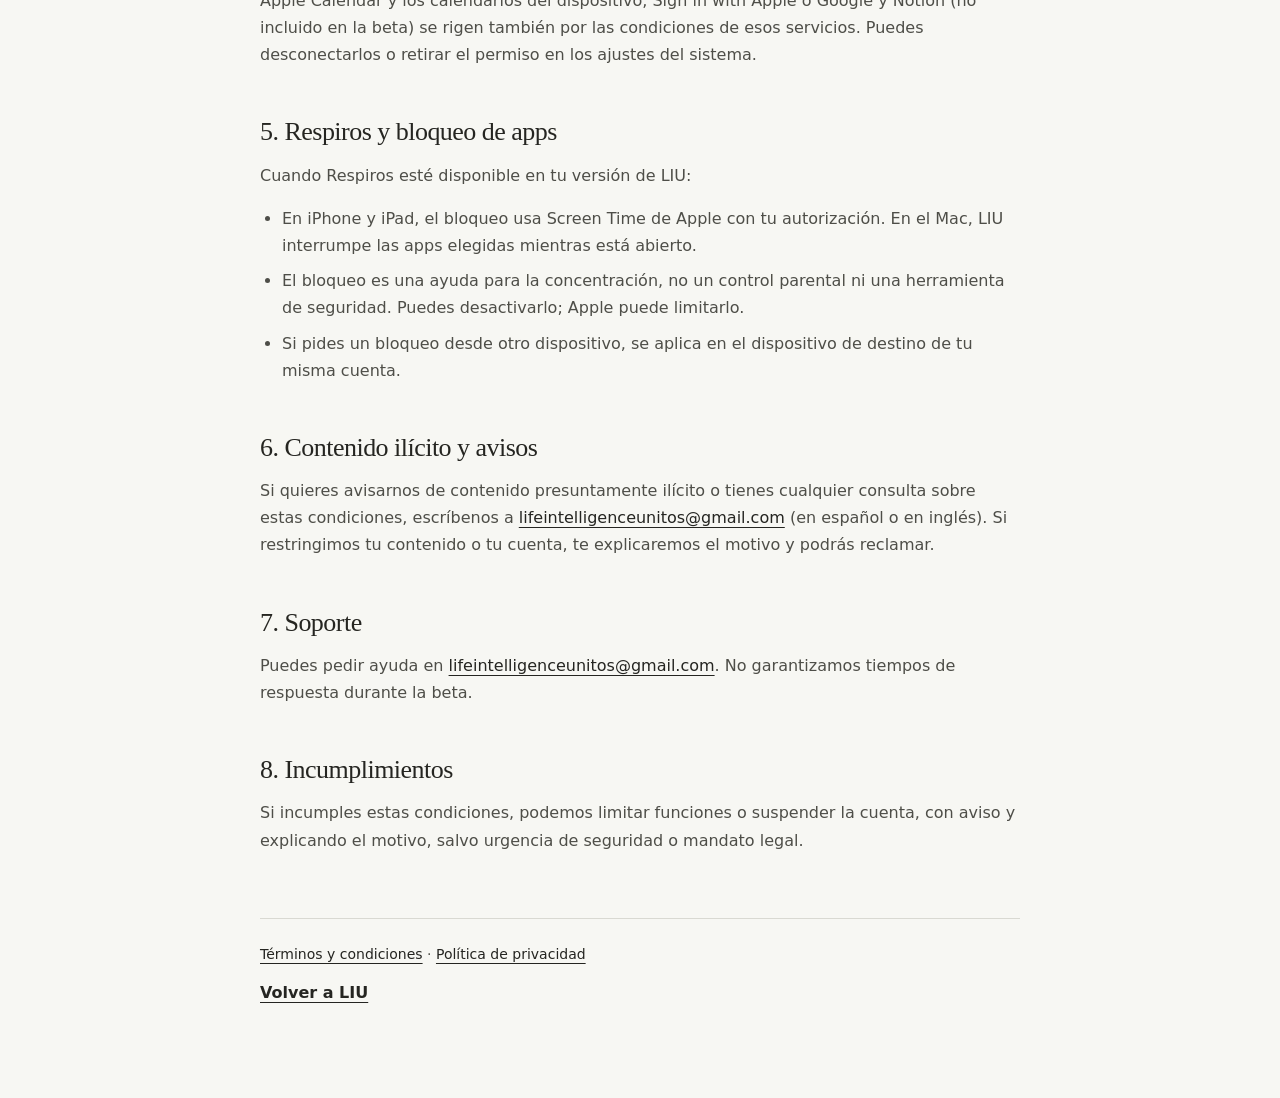
<file: condiciones-de-uso/index.html>
<!doctype html>
<html lang="es">
  <head>
    <meta charset="UTF-8" />
    <meta name="viewport" content="width=device-width, initial-scale=1.0" />
    <title>Condiciones de uso — LIU</title>
    <meta
      name="description"
      content="Reglas de uso de LIU: tu contenido, la IA, las integraciones y Respiros."
    />
    <meta name="robots" content="index, follow" />
    <meta name="theme-color" content="#f7f7f3" />
    <link rel="canonical" href="https://eka743.github.io/condiciones-de-uso/" />
    <link rel="icon" href="/favicon.svg" type="image/svg+xml" sizes="any" />
    <link rel="stylesheet" href="/legal/legal.css" />
  </head>
  <body>
    <main>
      <a class="brand" href="/" aria-label="Volver a LIU">L <span>LIU</span></a>
      <nav aria-label="Documentos legales">
        <ul class="legal-nav">
          <li><a href="/terminos/">Términos y condiciones</a></li>
          <li><a href="/privacidad/">Política de privacidad</a></li>
          <li><a href="/condiciones-de-uso/" aria-current="page">Condiciones de uso</a></li>
          <li><a href="/">Inicio</a></li>
        </ul>
      </nav>

      <p class="eyebrow">Legal</p>
      <h1>Condiciones de uso de LIU</h1>
      <p class="updated">
        Última actualización: 27 de noviembre de 2026 · Prestador: Inés Varela García
      </p>
      <p class="notice">
        Versión beta de 27/11/2026. Puede actualizarse antes del lanzamiento público; te avisaremos
        de los cambios importantes.
      </p>
      <p>
        Estas condiciones completan los <a href="/terminos/">Términos y condiciones</a> de LIU.
      </p>

      <h2>1. Tu contenido</h2>
      <ul>
        <li>
          Es tuyo. Nos das solo el permiso necesario para guardarlo, sincronizarlo, procesarlo
          (también con IA, si das permiso) y mostrártelo, únicamente para prestarte el servicio.
        </li>
        <li>No usamos tu contenido para entrenar modelos.</li>
        <li>
          Si guardas datos de otras personas (por ejemplo, nombres en una captura), debes tener
          derecho a hacerlo. Recuerda que esos datos pueden llegar a la IA si la usas.
        </li>
        <li>
          No guardes contraseñas, datos de salud ni otros datos especialmente sensibles: LIU no está
          diseñada para ellos.
        </li>
      </ul>

      <h2>2. Uso aceptable</h2>
      <p>No puedes:</p>
      <ul>
        <li>usar LIU para actividades ilegales ni guardar contenido ilícito;</li>
        <li>
          atacar, sobrecargar o intentar acceder sin permiso a sistemas o cuentas ajenas;
        </li>
        <li>
          eludir los límites de uso, las cuotas de IA o los límites de canje de códigos;
        </li>
        <li>compartir, vender o publicar códigos de acceso personales;</li>
        <li>hacer ingeniería inversa, salvo donde la ley lo permita;</li>
        <li>revender el servicio.</li>
      </ul>

      <h2>3. Uso de la IA</h2>
      <ul>
        <li>
          <strong>Estás usando un sistema de inteligencia artificial.</strong> Sus respuestas y
          propuestas pueden ser incorrectas o incompletas y no son asesoramiento médico, legal ni
          financiero.
        </li>
        <li>
          <strong>LIU propone; tú decides.</strong> Ningún cambio en tu calendario o tus planes se
          aplica sin tu confirmación.
        </li>
        <li>
          La IA tiene límites por minuto y cuotas. Puede no estar disponible; el contenido ya
          guardado y la planificación local siguen funcionando.
        </li>
        <li>
          No uses la IA para generar contenido ilícito ni para intentar que revele datos internos.
        </li>
      </ul>

      <h2>4. Integraciones</h2>
      <p>
        Apple Calendar y los calendarios del dispositivo, Sign in with Apple o Google y Notion (no
        incluido en la beta) se rigen también por las condiciones de esos servicios. Puedes
        desconectarlos o retirar el permiso en los ajustes del sistema.
      </p>

      <h2>5. Respiros y bloqueo de apps</h2>
      <p>Cuando Respiros esté disponible en tu versión de LIU:</p>
      <ul>
        <li>
          En iPhone y iPad, el bloqueo usa Screen Time de Apple con tu autorización. En el Mac, LIU
          interrumpe las apps elegidas mientras está abierto.
        </li>
        <li>
          El bloqueo es una ayuda para la concentración, no un control parental ni una herramienta
          de seguridad. Puedes desactivarlo; Apple puede limitarlo.
        </li>
        <li>
          Si pides un bloqueo desde otro dispositivo, se aplica en el dispositivo de destino de tu
          misma cuenta.
        </li>
      </ul>

      <h2>6. Contenido ilícito y avisos</h2>
      <p>
        Si quieres avisarnos de contenido presuntamente ilícito o tienes cualquier consulta sobre
        estas condiciones, escríbenos a
        <a href="mailto:lifeintelligenceunitos@gmail.com">lifeintelligenceunitos@gmail.com</a>
        (en español o en inglés). Si restringimos tu contenido o tu cuenta, te explicaremos el
        motivo y podrás reclamar.
      </p>

      <h2>7. Soporte</h2>
      <p>
        Puedes pedir ayuda en
        <a href="mailto:lifeintelligenceunitos@gmail.com">lifeintelligenceunitos@gmail.com</a>. No
        garantizamos tiempos de respuesta durante la beta.
      </p>

      <h2>8. Incumplimientos</h2>
      <p>
        Si incumples estas condiciones, podemos limitar funciones o suspender la cuenta, con aviso y
        explicando el motivo, salvo urgencia de seguridad o mandato legal.
      </p>

      <footer class="legal-footer">
        <p>
          <a href="/terminos/">Términos y condiciones</a> ·
          <a href="/privacidad/">Política de privacidad</a>
        </p>
        <a class="back" href="/">Volver a LIU</a>
      </footer>
    </main>
  </body>
</html>
</file>
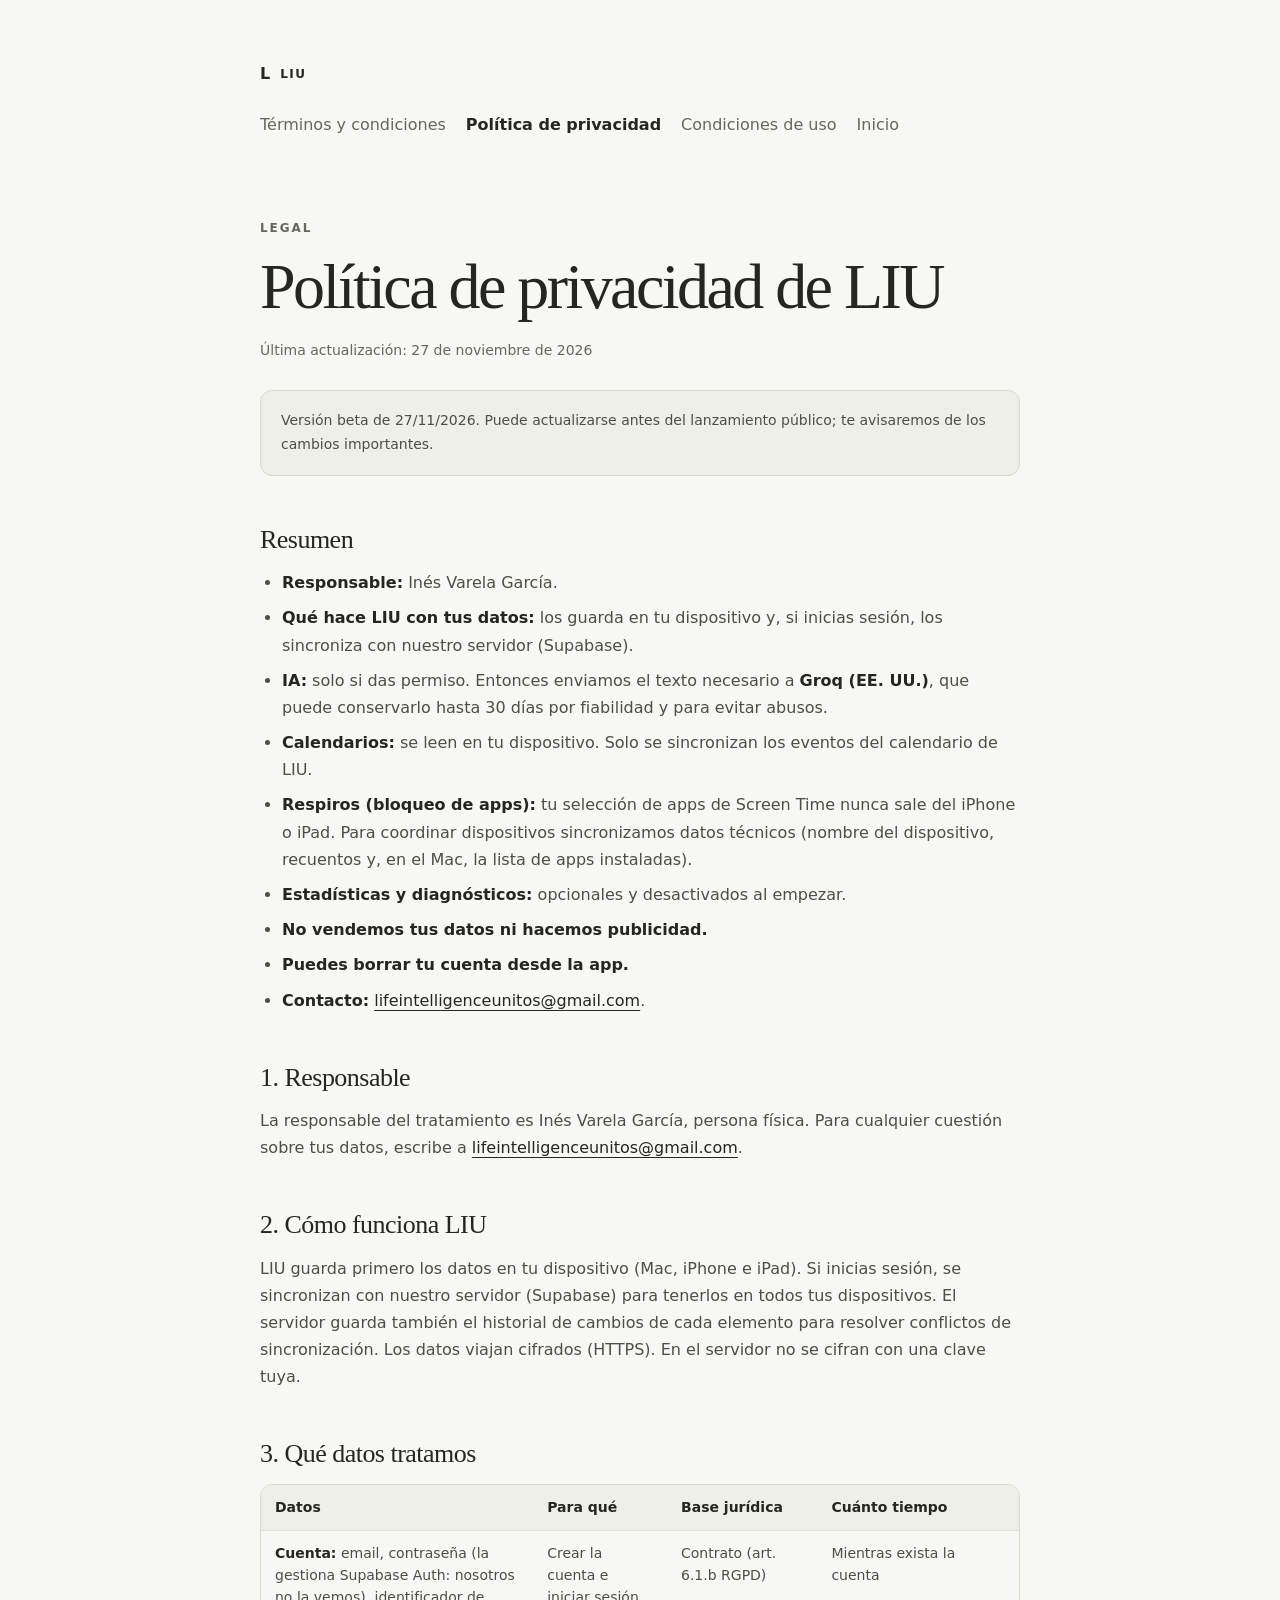
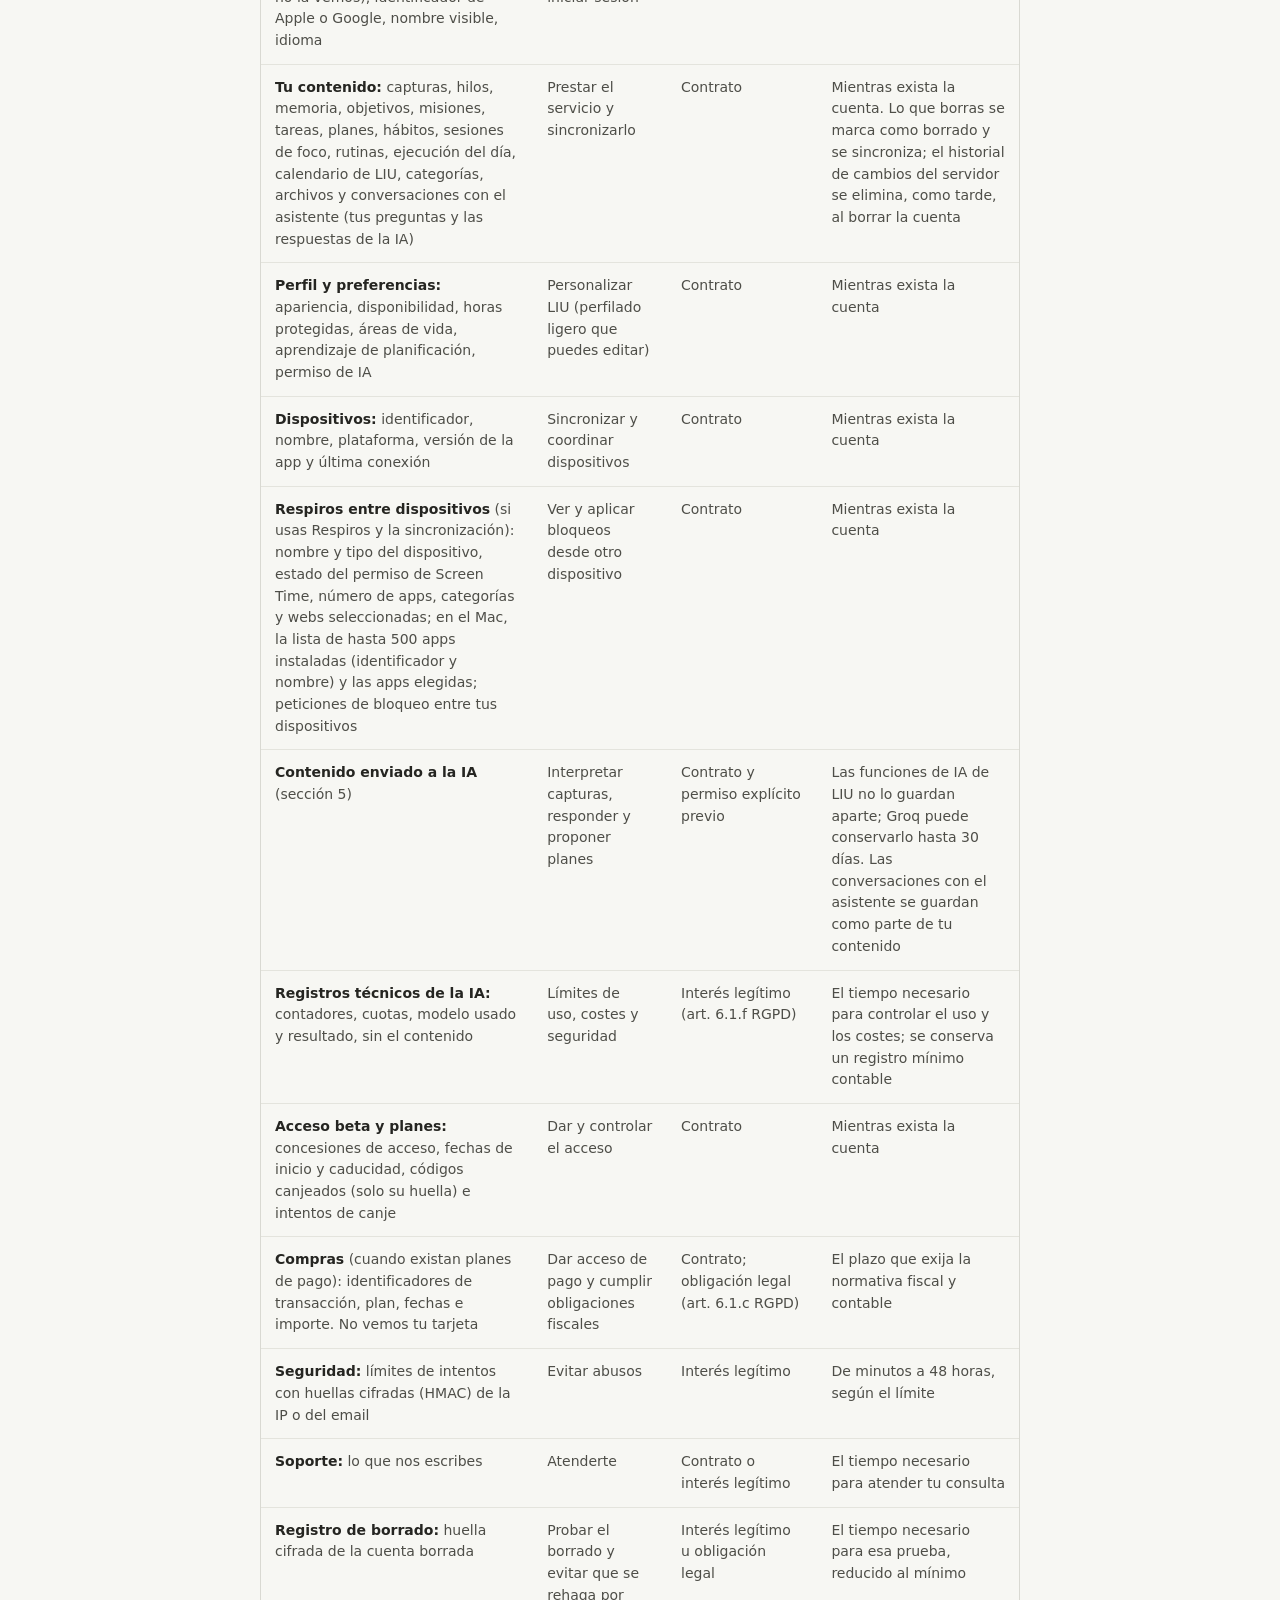
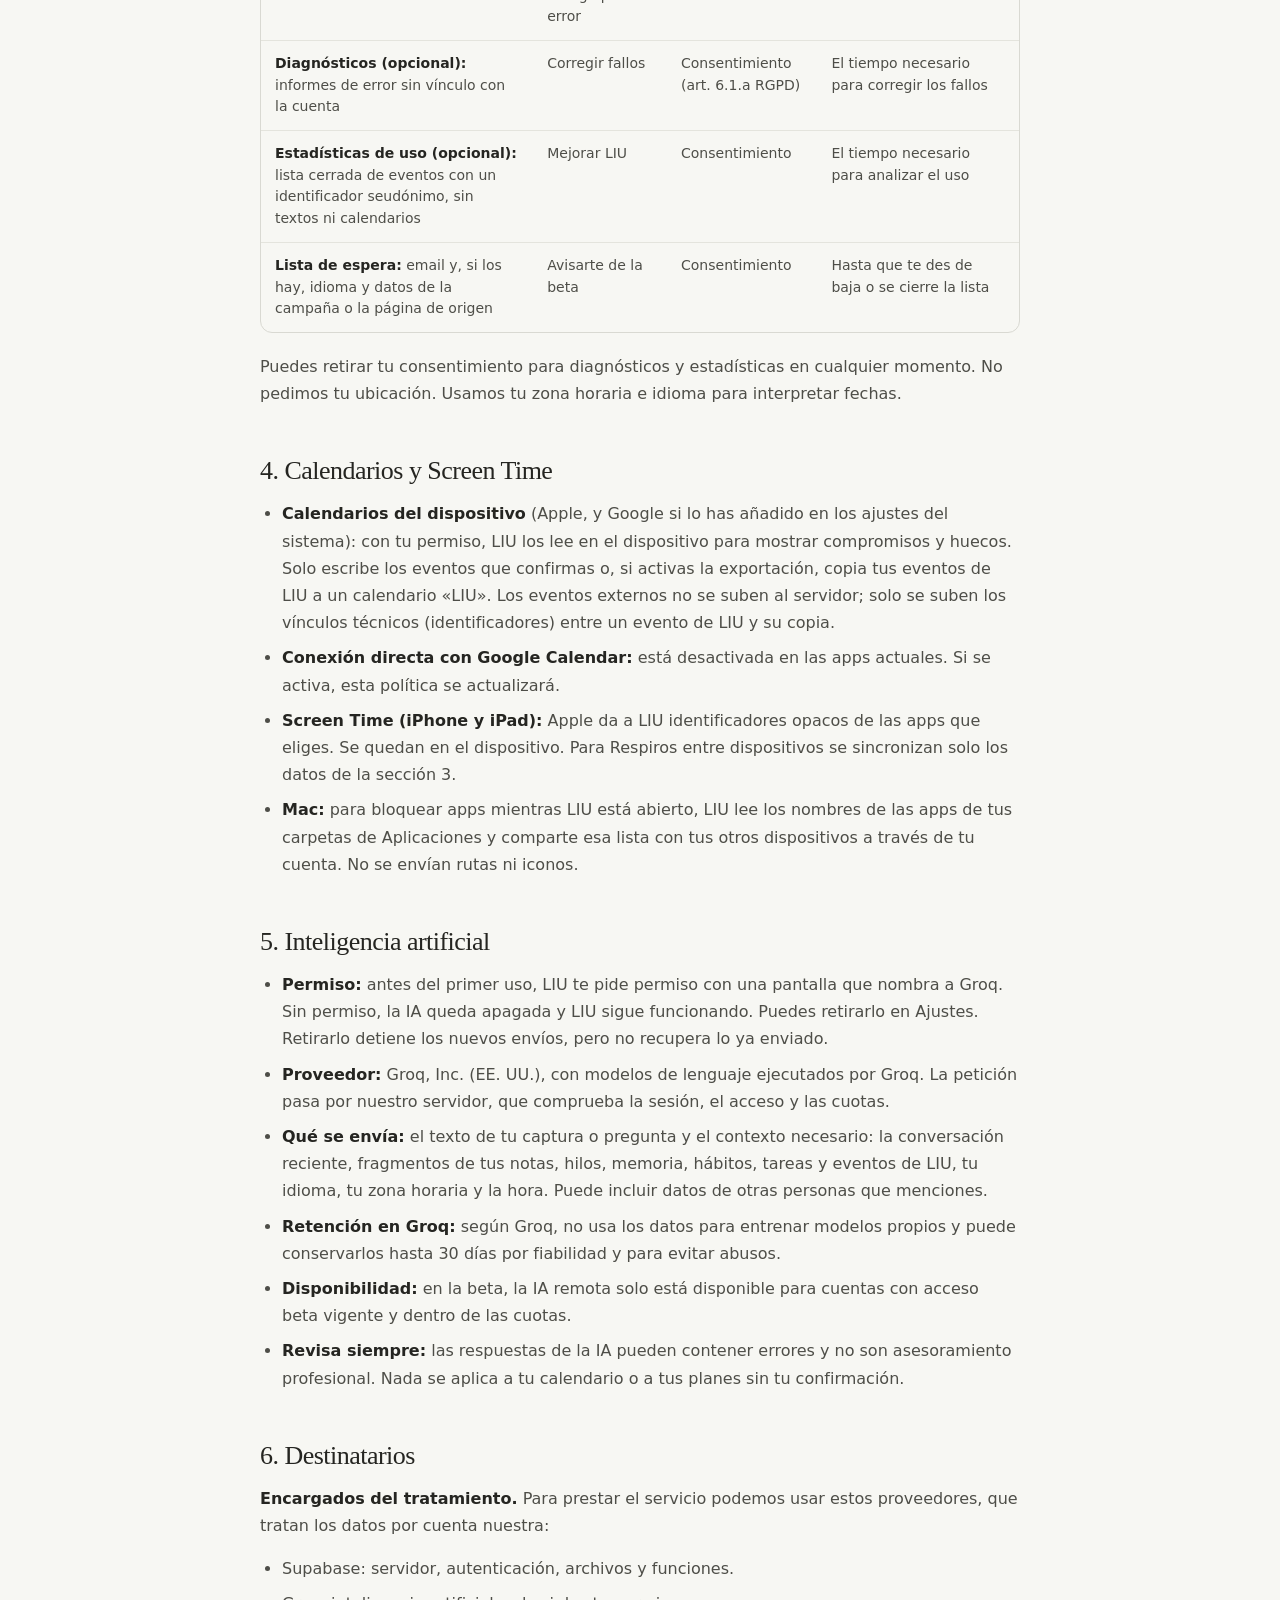
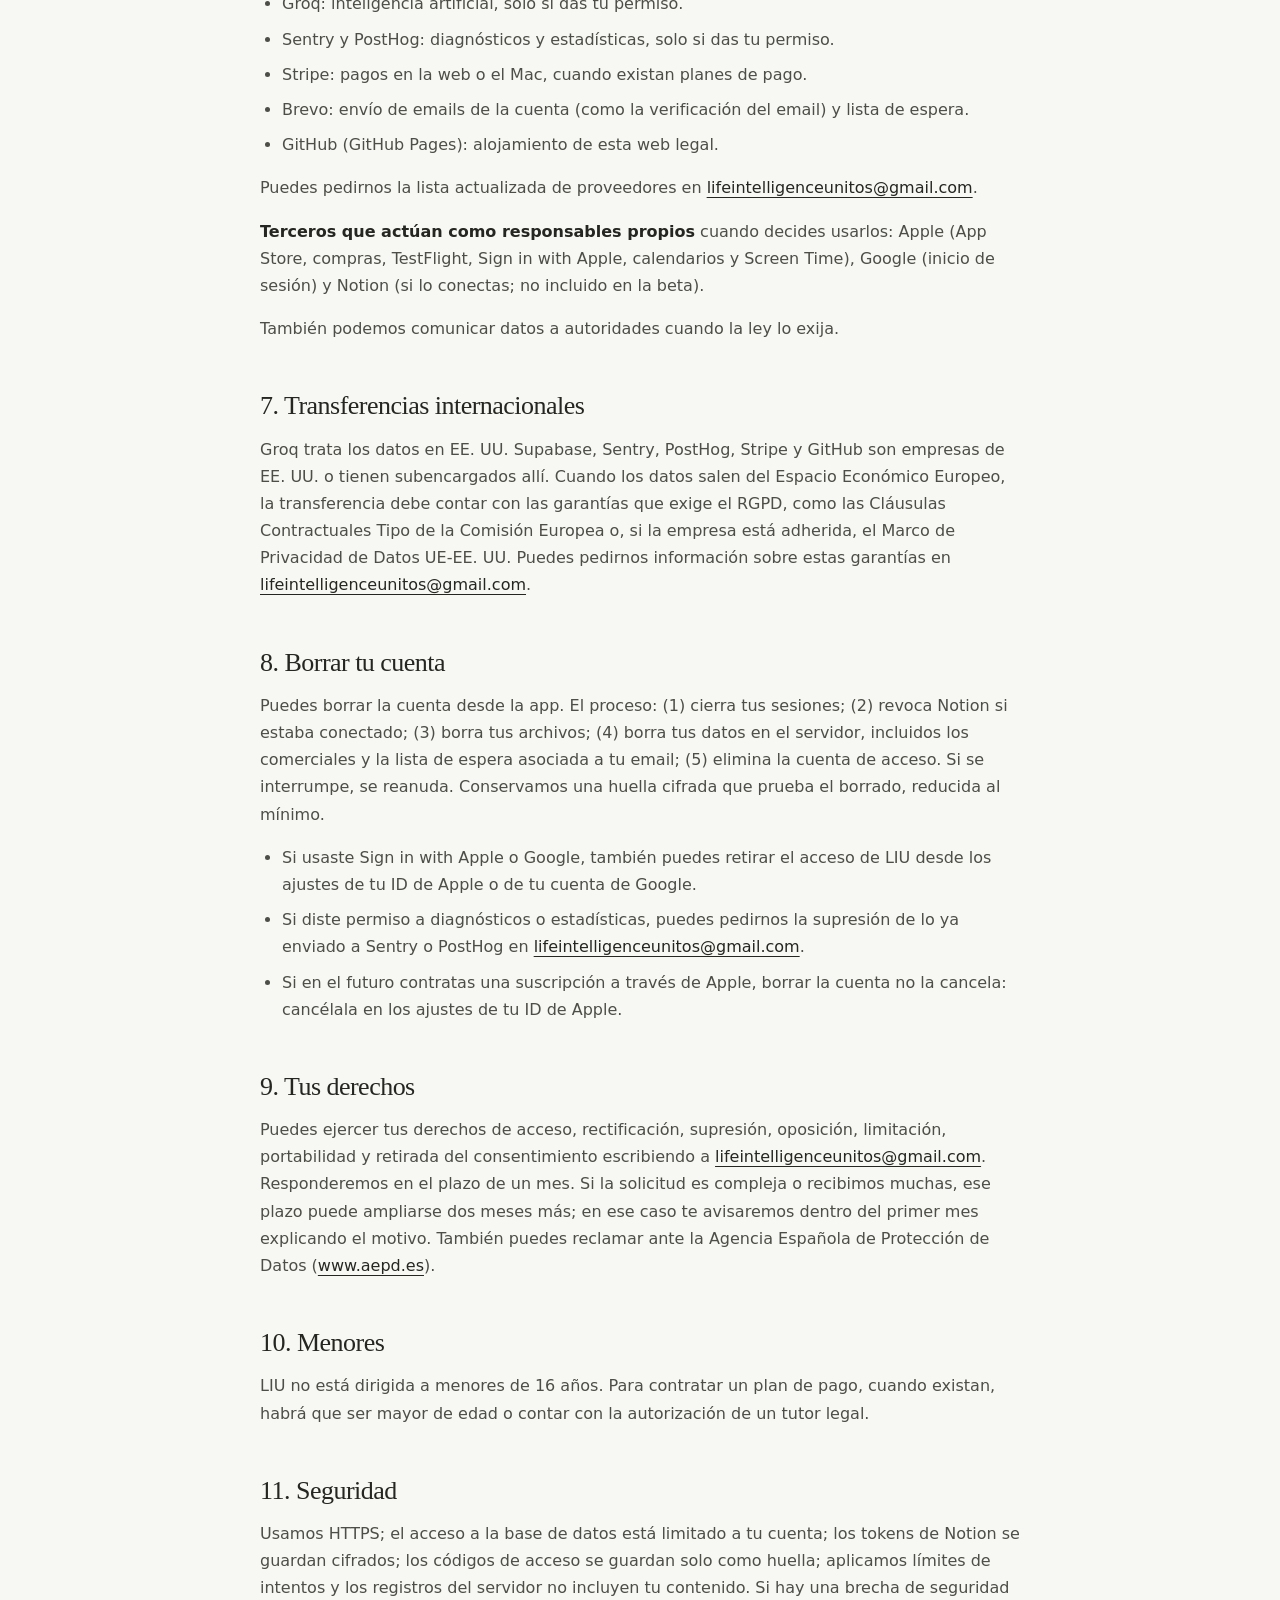
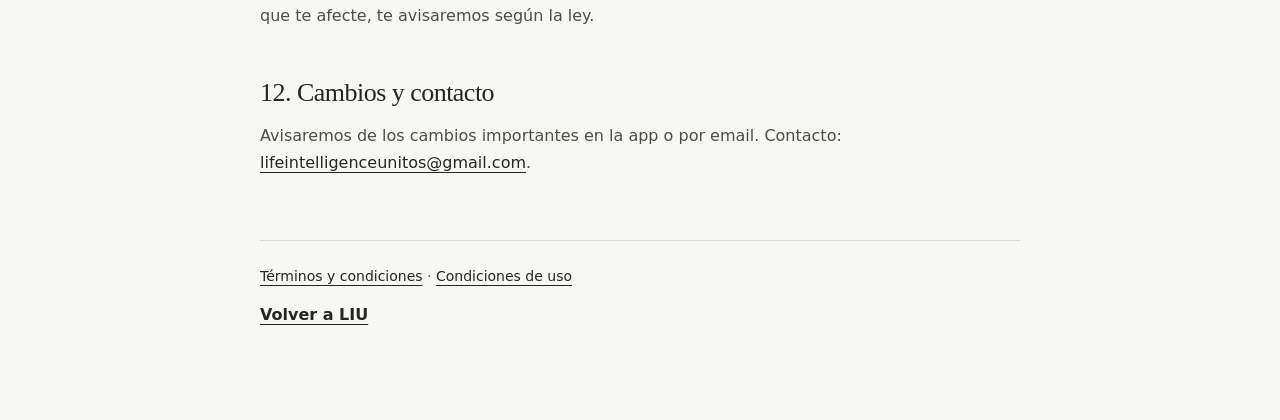
<file: privacidad/index.html>
<!doctype html>
<html lang="es">
  <head>
    <meta charset="UTF-8" />
    <meta name="viewport" content="width=device-width, initial-scale=1.0" />
    <title>Política de privacidad — LIU</title>
    <meta
      name="description"
      content="Cómo trata LIU tus datos durante la beta privada: qué guardamos, para qué, con quién y tus derechos."
    />
    <meta name="robots" content="index, follow" />
    <meta name="theme-color" content="#f7f7f3" />
    <link rel="canonical" href="https://eka743.github.io/privacidad/" />
    <link rel="icon" href="/favicon.svg" type="image/svg+xml" sizes="any" />
    <link rel="stylesheet" href="/legal/legal.css" />
  </head>
  <body>
    <main>
      <a class="brand" href="/" aria-label="Volver a LIU">L <span>LIU</span></a>
      <nav aria-label="Documentos legales">
        <ul class="legal-nav">
          <li><a href="/terminos/">Términos y condiciones</a></li>
          <li><a href="/privacidad/" aria-current="page">Política de privacidad</a></li>
          <li><a href="/condiciones-de-uso/">Condiciones de uso</a></li>
          <li><a href="/">Inicio</a></li>
        </ul>
      </nav>

      <p class="eyebrow">Legal</p>
      <h1>Política de privacidad de LIU</h1>
      <p class="updated">Última actualización: 27 de noviembre de 2026</p>
      <p class="notice">
        Versión beta de 27/11/2026. Puede actualizarse antes del lanzamiento público; te avisaremos
        de los cambios importantes.
      </p>

      <h2>Resumen</h2>
      <ul>
        <li><strong>Responsable:</strong> Inés Varela García.</li>
        <li>
          <strong>Qué hace LIU con tus datos:</strong> los guarda en tu dispositivo y, si inicias
          sesión, los sincroniza con nuestro servidor (Supabase).
        </li>
        <li>
          <strong>IA:</strong> solo si das permiso. Entonces enviamos el texto necesario a
          <strong>Groq (EE. UU.)</strong>, que puede conservarlo hasta 30 días por fiabilidad y
          para evitar abusos.
        </li>
        <li>
          <strong>Calendarios:</strong> se leen en tu dispositivo. Solo se sincronizan los eventos
          del calendario de LIU.
        </li>
        <li>
          <strong>Respiros (bloqueo de apps):</strong> tu selección de apps de Screen Time nunca sale
          del iPhone o iPad. Para coordinar dispositivos sincronizamos datos técnicos (nombre del
          dispositivo, recuentos y, en el Mac, la lista de apps instaladas).
        </li>
        <li><strong>Estadísticas y diagnósticos:</strong> opcionales y desactivados al empezar.</li>
        <li><strong>No vendemos tus datos ni hacemos publicidad.</strong></li>
        <li><strong>Puedes borrar tu cuenta desde la app.</strong></li>
        <li>
          <strong>Contacto:</strong>
          <a href="mailto:lifeintelligenceunitos@gmail.com">lifeintelligenceunitos@gmail.com</a>.
        </li>
      </ul>

      <h2>1. Responsable</h2>
      <p>
        La responsable del tratamiento es Inés Varela García, persona física. Para cualquier
        cuestión sobre tus datos, escribe a
        <a href="mailto:lifeintelligenceunitos@gmail.com">lifeintelligenceunitos@gmail.com</a>.
      </p>

      <h2>2. Cómo funciona LIU</h2>
      <p>
        LIU guarda primero los datos en tu dispositivo (Mac, iPhone e iPad). Si inicias sesión, se
        sincronizan con nuestro servidor (Supabase) para tenerlos en todos tus dispositivos. El
        servidor guarda también el historial de cambios de cada elemento para resolver conflictos de
        sincronización. Los datos viajan cifrados (HTTPS). En el servidor no se cifran con una clave
        tuya.
      </p>

      <h2>3. Qué datos tratamos</h2>
      <div class="table-wrap">
        <table>
          <thead>
            <tr>
              <th scope="col">Datos</th>
              <th scope="col">Para qué</th>
              <th scope="col">Base jurídica</th>
              <th scope="col">Cuánto tiempo</th>
            </tr>
          </thead>
          <tbody>
            <tr>
              <td>
                <strong>Cuenta:</strong> email, contraseña (la gestiona Supabase Auth: nosotros no la
                vemos), identificador de Apple o Google, nombre visible, idioma
              </td>
              <td>Crear la cuenta e iniciar sesión</td>
              <td>Contrato (art. 6.1.b RGPD)</td>
              <td>Mientras exista la cuenta</td>
            </tr>
            <tr>
              <td>
                <strong>Tu contenido:</strong> capturas, hilos, memoria, objetivos, misiones, tareas,
                planes, hábitos, sesiones de foco, rutinas, ejecución del día, calendario de LIU,
                categorías, archivos y conversaciones con el asistente (tus preguntas y las
                respuestas de la IA)
              </td>
              <td>Prestar el servicio y sincronizarlo</td>
              <td>Contrato</td>
              <td>
                Mientras exista la cuenta. Lo que borras se marca como borrado y se sincroniza; el
                historial de cambios del servidor se elimina, como tarde, al borrar la cuenta
              </td>
            </tr>
            <tr>
              <td>
                <strong>Perfil y preferencias:</strong> apariencia, disponibilidad, horas protegidas,
                áreas de vida, aprendizaje de planificación, permiso de IA
              </td>
              <td>Personalizar LIU (perfilado ligero que puedes editar)</td>
              <td>Contrato</td>
              <td>Mientras exista la cuenta</td>
            </tr>
            <tr>
              <td>
                <strong>Dispositivos:</strong> identificador, nombre, plataforma, versión de la app y
                última conexión
              </td>
              <td>Sincronizar y coordinar dispositivos</td>
              <td>Contrato</td>
              <td>Mientras exista la cuenta</td>
            </tr>
            <tr>
              <td>
                <strong>Respiros entre dispositivos</strong> (si usas Respiros y la sincronización):
                nombre y tipo del dispositivo, estado del permiso de Screen Time, número de apps,
                categorías y webs seleccionadas; en el Mac, la lista de hasta 500 apps instaladas
                (identificador y nombre) y las apps elegidas; peticiones de bloqueo entre tus
                dispositivos
              </td>
              <td>Ver y aplicar bloqueos desde otro dispositivo</td>
              <td>Contrato</td>
              <td>Mientras exista la cuenta</td>
            </tr>
            <tr>
              <td><strong>Contenido enviado a la IA</strong> (sección 5)</td>
              <td>Interpretar capturas, responder y proponer planes</td>
              <td>Contrato y permiso explícito previo</td>
              <td>
                Las funciones de IA de LIU no lo guardan aparte; Groq puede conservarlo hasta 30
                días. Las conversaciones con el asistente se guardan como parte de tu contenido
              </td>
            </tr>
            <tr>
              <td>
                <strong>Registros técnicos de la IA:</strong> contadores, cuotas, modelo usado y
                resultado, sin el contenido
              </td>
              <td>Límites de uso, costes y seguridad</td>
              <td>Interés legítimo (art. 6.1.f RGPD)</td>
              <td>
                El tiempo necesario para controlar el uso y los costes; se conserva un registro
                mínimo contable
              </td>
            </tr>
            <tr>
              <td>
                <strong>Acceso beta y planes:</strong> concesiones de acceso, fechas de inicio y
                caducidad, códigos canjeados (solo su huella) e intentos de canje
              </td>
              <td>Dar y controlar el acceso</td>
              <td>Contrato</td>
              <td>Mientras exista la cuenta</td>
            </tr>
            <tr>
              <td>
                <strong>Compras</strong> (cuando existan planes de pago): identificadores de
                transacción, plan, fechas e importe. No vemos tu tarjeta
              </td>
              <td>Dar acceso de pago y cumplir obligaciones fiscales</td>
              <td>Contrato; obligación legal (art. 6.1.c RGPD)</td>
              <td>El plazo que exija la normativa fiscal y contable</td>
            </tr>
            <tr>
              <td>
                <strong>Seguridad:</strong> límites de intentos con huellas cifradas (HMAC) de la IP
                o del email
              </td>
              <td>Evitar abusos</td>
              <td>Interés legítimo</td>
              <td>De minutos a 48 horas, según el límite</td>
            </tr>
            <tr>
              <td><strong>Soporte:</strong> lo que nos escribes</td>
              <td>Atenderte</td>
              <td>Contrato o interés legítimo</td>
              <td>El tiempo necesario para atender tu consulta</td>
            </tr>
            <tr>
              <td><strong>Registro de borrado:</strong> huella cifrada de la cuenta borrada</td>
              <td>Probar el borrado y evitar que se rehaga por error</td>
              <td>Interés legítimo u obligación legal</td>
              <td>El tiempo necesario para esa prueba, reducido al mínimo</td>
            </tr>
            <tr>
              <td>
                <strong>Diagnósticos (opcional):</strong> informes de error sin vínculo con la cuenta
              </td>
              <td>Corregir fallos</td>
              <td>Consentimiento (art. 6.1.a RGPD)</td>
              <td>El tiempo necesario para corregir los fallos</td>
            </tr>
            <tr>
              <td>
                <strong>Estadísticas de uso (opcional):</strong> lista cerrada de eventos con un
                identificador seudónimo, sin textos ni calendarios
              </td>
              <td>Mejorar LIU</td>
              <td>Consentimiento</td>
              <td>El tiempo necesario para analizar el uso</td>
            </tr>
            <tr>
              <td>
                <strong>Lista de espera:</strong> email y, si los hay, idioma y datos de la campaña o
                la página de origen
              </td>
              <td>Avisarte de la beta</td>
              <td>Consentimiento</td>
              <td>Hasta que te des de baja o se cierre la lista</td>
            </tr>
          </tbody>
        </table>
      </div>
      <p>
        Puedes retirar tu consentimiento para diagnósticos y estadísticas en cualquier momento. No
        pedimos tu ubicación. Usamos tu zona horaria e idioma para interpretar fechas.
      </p>

      <h2>4. Calendarios y Screen Time</h2>
      <ul>
        <li>
          <strong>Calendarios del dispositivo</strong> (Apple, y Google si lo has añadido en los
          ajustes del sistema): con tu permiso, LIU los lee en el dispositivo para mostrar
          compromisos y huecos. Solo escribe los eventos que confirmas o, si activas la exportación,
          copia tus eventos de LIU a un calendario «LIU». Los eventos externos no se suben al
          servidor; solo se suben los vínculos técnicos (identificadores) entre un evento de LIU y su
          copia.
        </li>
        <li>
          <strong>Conexión directa con Google Calendar:</strong> está desactivada en las apps
          actuales. Si se activa, esta política se actualizará.
        </li>
        <li>
          <strong>Screen Time (iPhone y iPad):</strong> Apple da a LIU identificadores opacos de las
          apps que eliges. Se quedan en el dispositivo. Para Respiros entre dispositivos se
          sincronizan solo los datos de la sección 3.
        </li>
        <li>
          <strong>Mac:</strong> para bloquear apps mientras LIU está abierto, LIU lee los nombres de
          las apps de tus carpetas de Aplicaciones y comparte esa lista con tus otros dispositivos a
          través de tu cuenta. No se envían rutas ni iconos.
        </li>
      </ul>

      <h2>5. Inteligencia artificial</h2>
      <ul>
        <li>
          <strong>Permiso:</strong> antes del primer uso, LIU te pide permiso con una pantalla que
          nombra a Groq. Sin permiso, la IA queda apagada y LIU sigue funcionando. Puedes retirarlo
          en Ajustes. Retirarlo detiene los nuevos envíos, pero no recupera lo ya enviado.
        </li>
        <li>
          <strong>Proveedor:</strong> Groq, Inc. (EE. UU.), con modelos de lenguaje ejecutados por
          Groq. La petición pasa por nuestro servidor, que comprueba la sesión, el acceso y las
          cuotas.
        </li>
        <li>
          <strong>Qué se envía:</strong> el texto de tu captura o pregunta y el contexto necesario:
          la conversación reciente, fragmentos de tus notas, hilos, memoria, hábitos, tareas y
          eventos de LIU, tu idioma, tu zona horaria y la hora. Puede incluir datos de otras personas
          que menciones.
        </li>
        <li>
          <strong>Retención en Groq:</strong> según Groq, no usa los datos para entrenar modelos
          propios y puede conservarlos hasta 30 días por fiabilidad y para evitar abusos.
        </li>
        <li>
          <strong>Disponibilidad:</strong> en la beta, la IA remota solo está disponible para cuentas
          con acceso beta vigente y dentro de las cuotas.
        </li>
        <li>
          <strong>Revisa siempre:</strong> las respuestas de la IA pueden contener errores y no son
          asesoramiento profesional. Nada se aplica a tu calendario o a tus planes sin tu
          confirmación.
        </li>
      </ul>

      <h2>6. Destinatarios</h2>
      <p>
        <strong>Encargados del tratamiento.</strong> Para prestar el servicio podemos usar estos
        proveedores, que tratan los datos por cuenta nuestra:
      </p>
      <ul>
        <li>Supabase: servidor, autenticación, archivos y funciones.</li>
        <li>Groq: inteligencia artificial, solo si das tu permiso.</li>
        <li>Sentry y PostHog: diagnósticos y estadísticas, solo si das tu permiso.</li>
        <li>Stripe: pagos en la web o el Mac, cuando existan planes de pago.</li>
        <li>Brevo: envío de emails de la cuenta (como la verificación del email) y lista de espera.</li>
        <li>GitHub (GitHub Pages): alojamiento de esta web legal.</li>
      </ul>
      <p>
        Puedes pedirnos la lista actualizada de proveedores en
        <a href="mailto:lifeintelligenceunitos@gmail.com">lifeintelligenceunitos@gmail.com</a>.
      </p>
      <p>
        <strong>Terceros que actúan como responsables propios</strong> cuando decides usarlos: Apple
        (App Store, compras, TestFlight, Sign in with Apple, calendarios y Screen Time), Google
        (inicio de sesión) y Notion (si lo conectas; no incluido en la beta).
      </p>
      <p>También podemos comunicar datos a autoridades cuando la ley lo exija.</p>

      <h2>7. Transferencias internacionales</h2>
      <p>
        Groq trata los datos en EE. UU. Supabase, Sentry, PostHog, Stripe y GitHub son empresas de
        EE. UU. o tienen subencargados allí. Cuando los datos salen del Espacio Económico Europeo,
        la transferencia debe contar con las garantías que exige el RGPD, como las Cláusulas
        Contractuales Tipo de la Comisión Europea o, si la empresa está adherida, el Marco de
        Privacidad de Datos UE-EE. UU. Puedes pedirnos información sobre estas garantías en
        <a href="mailto:lifeintelligenceunitos@gmail.com">lifeintelligenceunitos@gmail.com</a>.
      </p>

      <h2>8. Borrar tu cuenta</h2>
      <p>
        Puedes borrar la cuenta desde la app. El proceso: (1) cierra tus sesiones; (2) revoca Notion
        si estaba conectado; (3) borra tus archivos; (4) borra tus datos en el servidor, incluidos
        los comerciales y la lista de espera asociada a tu email; (5) elimina la cuenta de acceso. Si
        se interrumpe, se reanuda. Conservamos una huella cifrada que prueba el borrado, reducida al
        mínimo.
      </p>
      <ul>
        <li>
          Si usaste Sign in with Apple o Google, también puedes retirar el acceso de LIU desde los
          ajustes de tu ID de Apple o de tu cuenta de Google.
        </li>
        <li>
          Si diste permiso a diagnósticos o estadísticas, puedes pedirnos la supresión de lo ya
          enviado a Sentry o PostHog en
          <a href="mailto:lifeintelligenceunitos@gmail.com">lifeintelligenceunitos@gmail.com</a>.
        </li>
        <li>
          Si en el futuro contratas una suscripción a través de Apple, borrar la cuenta no la
          cancela: cancélala en los ajustes de tu ID de Apple.
        </li>
      </ul>

      <h2>9. Tus derechos</h2>
      <p>
        Puedes ejercer tus derechos de acceso, rectificación, supresión, oposición, limitación,
        portabilidad y retirada del consentimiento escribiendo a
        <a href="mailto:lifeintelligenceunitos@gmail.com">lifeintelligenceunitos@gmail.com</a>.
        Responderemos en el plazo de un mes. Si la solicitud es compleja o recibimos muchas, ese
        plazo puede ampliarse dos meses más; en ese caso te avisaremos dentro del primer mes
        explicando el motivo. También puedes reclamar ante la Agencia Española de
        Protección de Datos (<a href="https://www.aepd.es">www.aepd.es</a>).
      </p>

      <h2>10. Menores</h2>
      <p>
        LIU no está dirigida a menores de 16 años. Para contratar un plan de pago, cuando existan,
        habrá que ser mayor de edad o contar con la autorización de un tutor legal.
      </p>

      <h2>11. Seguridad</h2>
      <p>
        Usamos HTTPS; el acceso a la base de datos está limitado a tu cuenta; los tokens de Notion se
        guardan cifrados; los códigos de acceso se guardan solo como huella; aplicamos límites de
        intentos y los registros del servidor no incluyen tu contenido. Si hay una brecha de
        seguridad que te afecte, te avisaremos según la ley.
      </p>

      <h2>12. Cambios y contacto</h2>
      <p>
        Avisaremos de los cambios importantes en la app o por email. Contacto:
        <a href="mailto:lifeintelligenceunitos@gmail.com">lifeintelligenceunitos@gmail.com</a>.
      </p>

      <footer class="legal-footer">
        <p>
          <a href="/terminos/">Términos y condiciones</a> ·
          <a href="/condiciones-de-uso/">Condiciones de uso</a>
        </p>
        <a class="back" href="/">Volver a LIU</a>
      </footer>
    </main>
  </body>
</html>
</file>
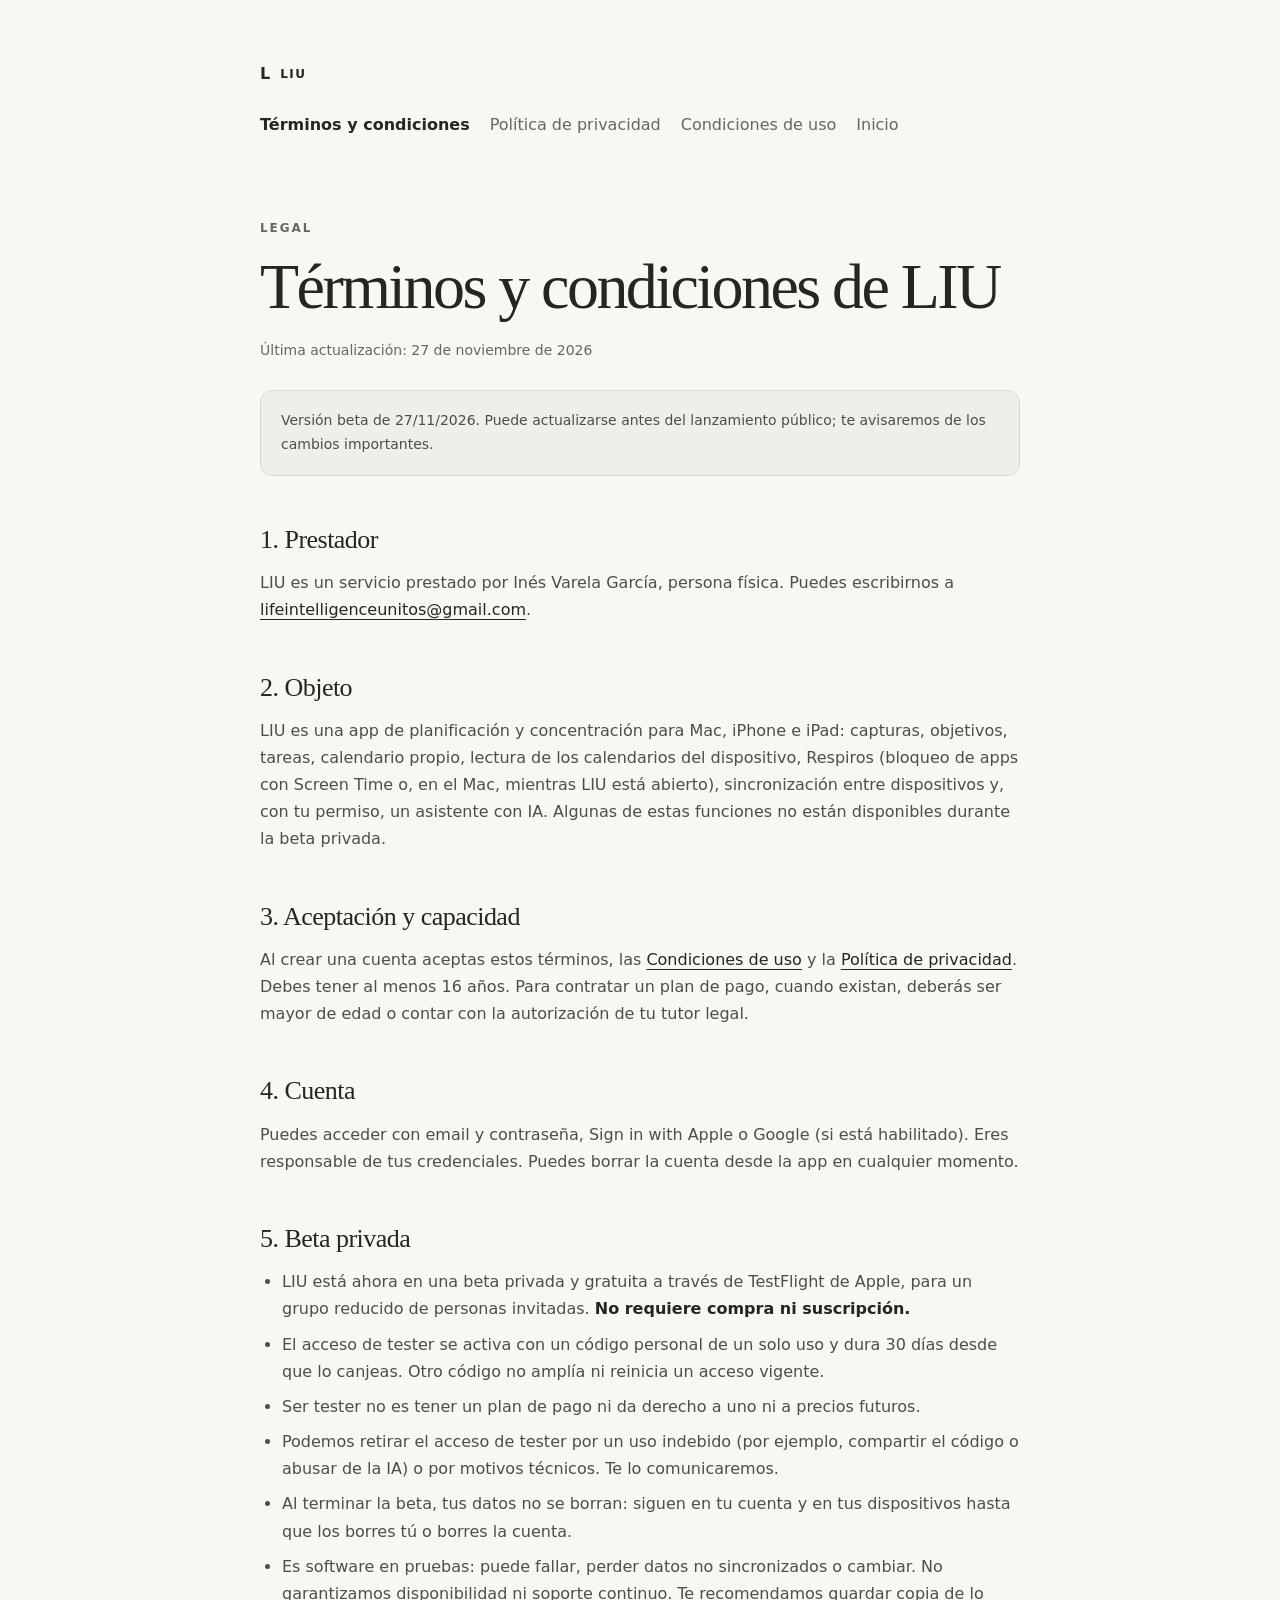
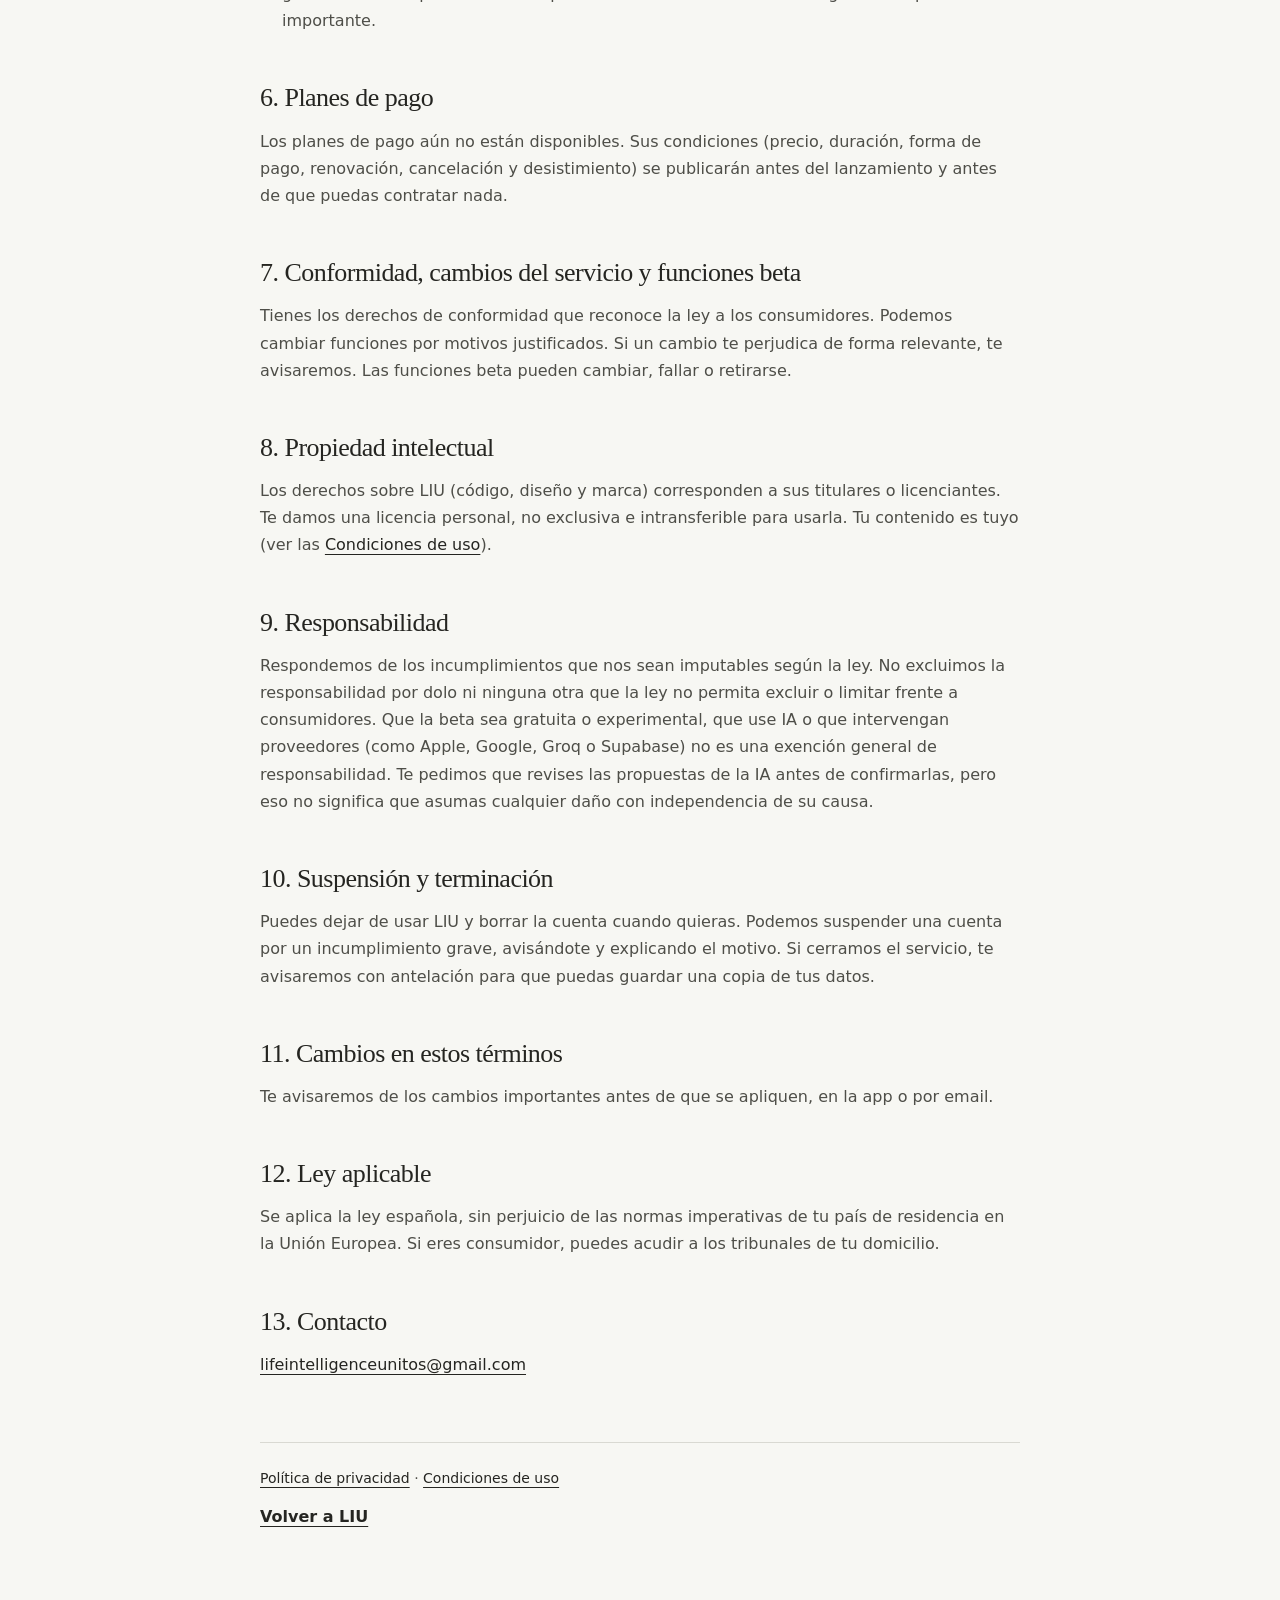
<file: terminos/index.html>
<!doctype html>
<html lang="es">
  <head>
    <meta charset="UTF-8" />
    <meta name="viewport" content="width=device-width, initial-scale=1.0" />
    <title>Términos y condiciones — LIU</title>
    <meta
      name="description"
      content="Términos y condiciones de LIU durante la beta privada."
    />
    <meta name="robots" content="index, follow" />
    <meta name="theme-color" content="#f7f7f3" />
    <link rel="canonical" href="https://eka743.github.io/terminos/" />
    <link rel="icon" href="/favicon.svg" type="image/svg+xml" sizes="any" />
    <link rel="stylesheet" href="/legal/legal.css" />
  </head>
  <body>
    <main>
      <a class="brand" href="/" aria-label="Volver a LIU">L <span>LIU</span></a>
      <nav aria-label="Documentos legales">
        <ul class="legal-nav">
          <li><a href="/terminos/" aria-current="page">Términos y condiciones</a></li>
          <li><a href="/privacidad/">Política de privacidad</a></li>
          <li><a href="/condiciones-de-uso/">Condiciones de uso</a></li>
          <li><a href="/">Inicio</a></li>
        </ul>
      </nav>

      <p class="eyebrow">Legal</p>
      <h1>Términos y condiciones de LIU</h1>
      <p class="updated">Última actualización: 27 de noviembre de 2026</p>
      <p class="notice">
        Versión beta de 27/11/2026. Puede actualizarse antes del lanzamiento público; te avisaremos
        de los cambios importantes.
      </p>

      <h2>1. Prestador</h2>
      <p>
        LIU es un servicio prestado por Inés Varela García, persona física. Puedes escribirnos a
        <a href="mailto:lifeintelligenceunitos@gmail.com">lifeintelligenceunitos@gmail.com</a>.
      </p>

      <h2>2. Objeto</h2>
      <p>
        LIU es una app de planificación y concentración para Mac, iPhone e iPad: capturas, objetivos,
        tareas, calendario propio, lectura de los calendarios del dispositivo, Respiros (bloqueo de
        apps con Screen Time o, en el Mac, mientras LIU está abierto), sincronización entre
        dispositivos y, con tu permiso, un asistente con IA. Algunas de estas funciones no están
        disponibles durante la beta privada.
      </p>

      <h2>3. Aceptación y capacidad</h2>
      <p>
        Al crear una cuenta aceptas estos términos, las
        <a href="/condiciones-de-uso/">Condiciones de uso</a> y la
        <a href="/privacidad/">Política de privacidad</a>. Debes tener al menos 16 años. Para
        contratar un plan de pago, cuando existan, deberás ser mayor de edad o contar con la
        autorización de tu tutor legal.
      </p>

      <h2>4. Cuenta</h2>
      <p>
        Puedes acceder con email y contraseña, Sign in with Apple o Google (si está habilitado). Eres
        responsable de tus credenciales. Puedes borrar la cuenta desde la app en cualquier momento.
      </p>

      <h2>5. Beta privada</h2>
      <ul>
        <li>
          LIU está ahora en una beta privada y gratuita a través de TestFlight de Apple, para un
          grupo reducido de personas invitadas. <strong>No requiere compra ni suscripción.</strong>
        </li>
        <li>
          El acceso de tester se activa con un código personal de un solo uso y dura 30 días desde
          que lo canjeas. Otro código no amplía ni reinicia un acceso vigente.
        </li>
        <li>Ser tester no es tener un plan de pago ni da derecho a uno ni a precios futuros.</li>
        <li>
          Podemos retirar el acceso de tester por un uso indebido (por ejemplo, compartir el código o
          abusar de la IA) o por motivos técnicos. Te lo comunicaremos.
        </li>
        <li>
          Al terminar la beta, tus datos no se borran: siguen en tu cuenta y en tus dispositivos
          hasta que los borres tú o borres la cuenta.
        </li>
        <li>
          Es software en pruebas: puede fallar, perder datos no sincronizados o cambiar. No
          garantizamos disponibilidad ni soporte continuo. Te recomendamos guardar copia de lo
          importante.
        </li>
      </ul>

      <h2>6. Planes de pago</h2>
      <p>
        Los planes de pago aún no están disponibles. Sus condiciones (precio, duración, forma de
        pago, renovación, cancelación y desistimiento) se publicarán antes del lanzamiento y antes
        de que puedas contratar nada.
      </p>

      <h2>7. Conformidad, cambios del servicio y funciones beta</h2>
      <p>
        Tienes los derechos de conformidad que reconoce la ley a los consumidores. Podemos cambiar
        funciones por motivos justificados. Si un cambio te perjudica de forma relevante, te
        avisaremos. Las funciones beta pueden cambiar, fallar o retirarse.
      </p>

      <h2>8. Propiedad intelectual</h2>
      <p>
        Los derechos sobre LIU (código, diseño y marca) corresponden a sus titulares o licenciantes.
        Te damos una licencia personal, no exclusiva e intransferible para usarla. Tu contenido es tuyo (ver
        las <a href="/condiciones-de-uso/">Condiciones de uso</a>).
      </p>

      <h2>9. Responsabilidad</h2>
      <p>
        Respondemos de los incumplimientos que nos sean imputables según la ley. No excluimos la
        responsabilidad por dolo ni ninguna otra que la ley no permita excluir o limitar frente a
        consumidores. Que la beta sea gratuita o experimental, que use IA o que intervengan
        proveedores (como Apple, Google, Groq o Supabase) no es una exención general de
        responsabilidad. Te pedimos que revises las propuestas de la IA antes de confirmarlas, pero
        eso no significa que asumas cualquier daño con independencia de su causa.
      </p>

      <h2>10. Suspensión y terminación</h2>
      <p>
        Puedes dejar de usar LIU y borrar la cuenta cuando quieras. Podemos suspender una cuenta por
        un incumplimiento grave, avisándote y explicando el motivo. Si cerramos el servicio, te
        avisaremos con antelación para que puedas guardar una copia de tus datos.
      </p>

      <h2>11. Cambios en estos términos</h2>
      <p>
        Te avisaremos de los cambios importantes antes de que se apliquen, en la app o por email.
      </p>

      <h2>12. Ley aplicable</h2>
      <p>
        Se aplica la ley española, sin perjuicio de las normas imperativas de tu país de residencia
        en la Unión Europea. Si eres consumidor, puedes acudir a los tribunales de tu domicilio.
      </p>

      <h2>13. Contacto</h2>
      <p>
        <a href="mailto:lifeintelligenceunitos@gmail.com">lifeintelligenceunitos@gmail.com</a>
      </p>

      <footer class="legal-footer">
        <p>
          <a href="/privacidad/">Política de privacidad</a> ·
          <a href="/condiciones-de-uso/">Condiciones de uso</a>
        </p>
        <a class="back" href="/">Volver a LIU</a>
      </footer>
    </main>
  </body>
</html>
</file>
<file: legal/legal.css>
:root {
  color: #252521;
  background: #f7f7f3;
  font-family: Inter, ui-sans-serif, system-ui, -apple-system, BlinkMacSystemFont, "Segoe UI", sans-serif;
  font-synthesis: none;
}

* {
  box-sizing: border-box;
}

body {
  min-height: 100vh;
  margin: 0;
}

main {
  width: min(760px, calc(100% - 40px));
  margin: 0 auto;
  padding: 64px 0 96px;
}

a {
  color: #252521;
  text-underline-offset: 4px;
}

.brand {
  display: inline-flex;
  align-items: center;
  gap: 10px;
  color: inherit;
  font-weight: 700;
  text-decoration: none;
}

.brand span {
  font-size: 12px;
  letter-spacing: 0.12em;
}

.legal-nav {
  display: flex;
  flex-wrap: wrap;
  gap: 8px 20px;
  margin: 28px 0 0;
  padding: 0;
  list-style: none;
  font-size: 14px;
}

.legal-nav a {
  color: #676760;
  text-decoration: none;
}

.legal-nav a:hover,
.legal-nav a:focus-visible {
  color: #252521;
  text-decoration: underline;
}

.legal-nav a[aria-current="page"] {
  color: #252521;
  font-weight: 700;
}

.eyebrow {
  margin: 72px 0 16px;
  color: #676760;
  font-size: 12px;
  font-weight: 700;
  letter-spacing: 0.16em;
  text-transform: uppercase;
}

h1 {
  margin: 0 0 20px;
  font-family: "Iowan Old Style", Baskerville, "Times New Roman", serif;
  font-size: clamp(40px, 8vw, 64px);
  font-weight: 500;
  letter-spacing: -0.04em;
  line-height: 1;
}

h2 {
  margin: 48px 0 14px;
  font-family: "Iowan Old Style", Baskerville, "Times New Roman", serif;
  font-size: 26px;
  font-weight: 500;
  letter-spacing: -0.02em;
  line-height: 1.2;
}

h3 {
  margin: 28px 0 10px;
  font-size: 16px;
  font-weight: 700;
}

p,
li {
  color: #4e4e48;
  font-size: 16px;
  line-height: 1.7;
}

p {
  margin: 0 0 16px;
}

ul {
  margin: 0 0 16px;
  padding-left: 22px;
}

li {
  margin: 0 0 8px;
}

strong {
  color: #252521;
}

.updated {
  color: #676760;
  font-size: 14px;
}

.notice {
  margin: 28px 0 36px;
  padding: 18px 20px;
  border: 1px solid #d9d9d2;
  border-radius: 12px;
  background: #efefe9;
  font-size: 14px;
}

.table-wrap {
  margin: 0 0 20px;
  overflow-x: auto;
  border: 1px solid #d9d9d2;
  border-radius: 12px;
}

table {
  width: 100%;
  min-width: 640px;
  border-collapse: collapse;
  font-size: 14px;
  line-height: 1.55;
}

th,
td {
  padding: 12px 14px;
  border-bottom: 1px solid #e4e4dd;
  color: #4e4e48;
  text-align: left;
  vertical-align: top;
}

th {
  background: #efefe9;
  color: #252521;
  font-weight: 700;
}

tr:last-child td {
  border-bottom: 0;
}

.legal-footer {
  margin-top: 64px;
  padding-top: 24px;
  border-top: 1px solid #d9d9d2;
}

.legal-footer p {
  font-size: 14px;
}

.back {
  color: #252521;
  font-weight: 700;
  text-underline-offset: 4px;
}
</file>
